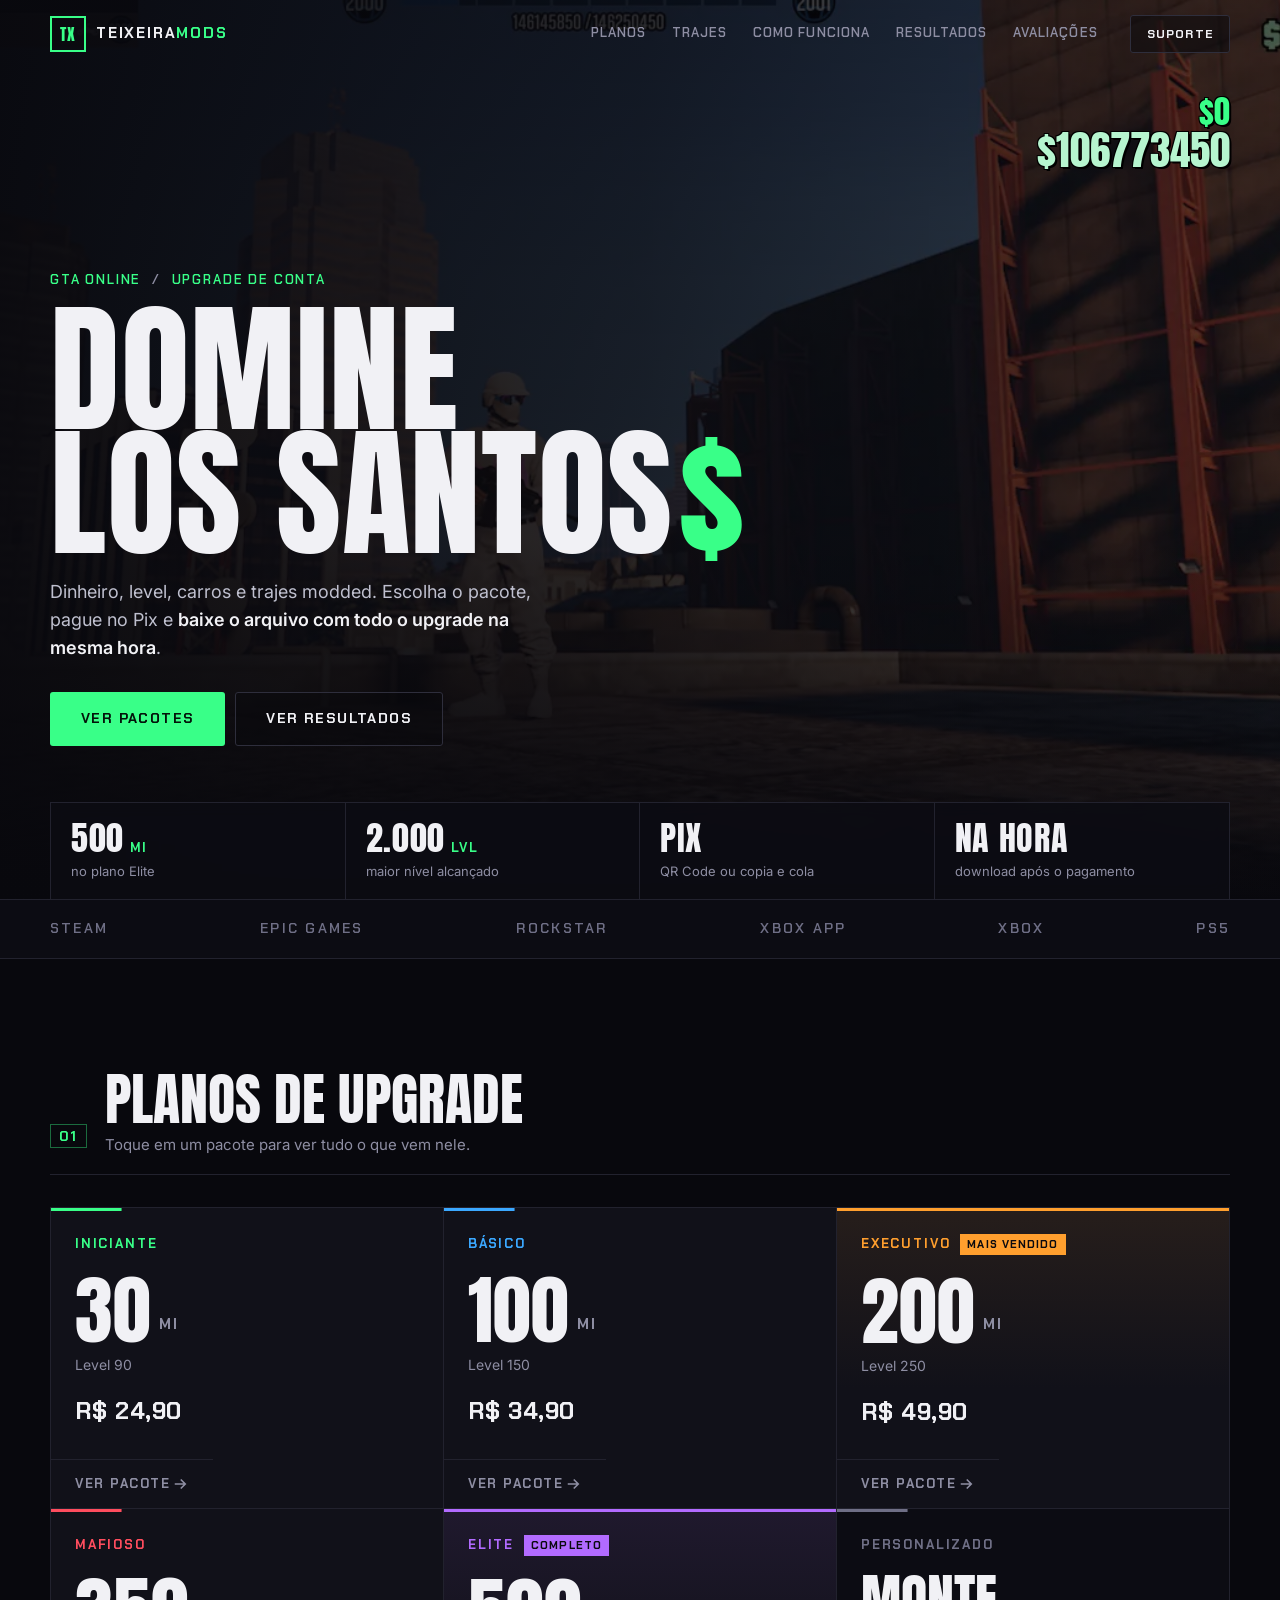
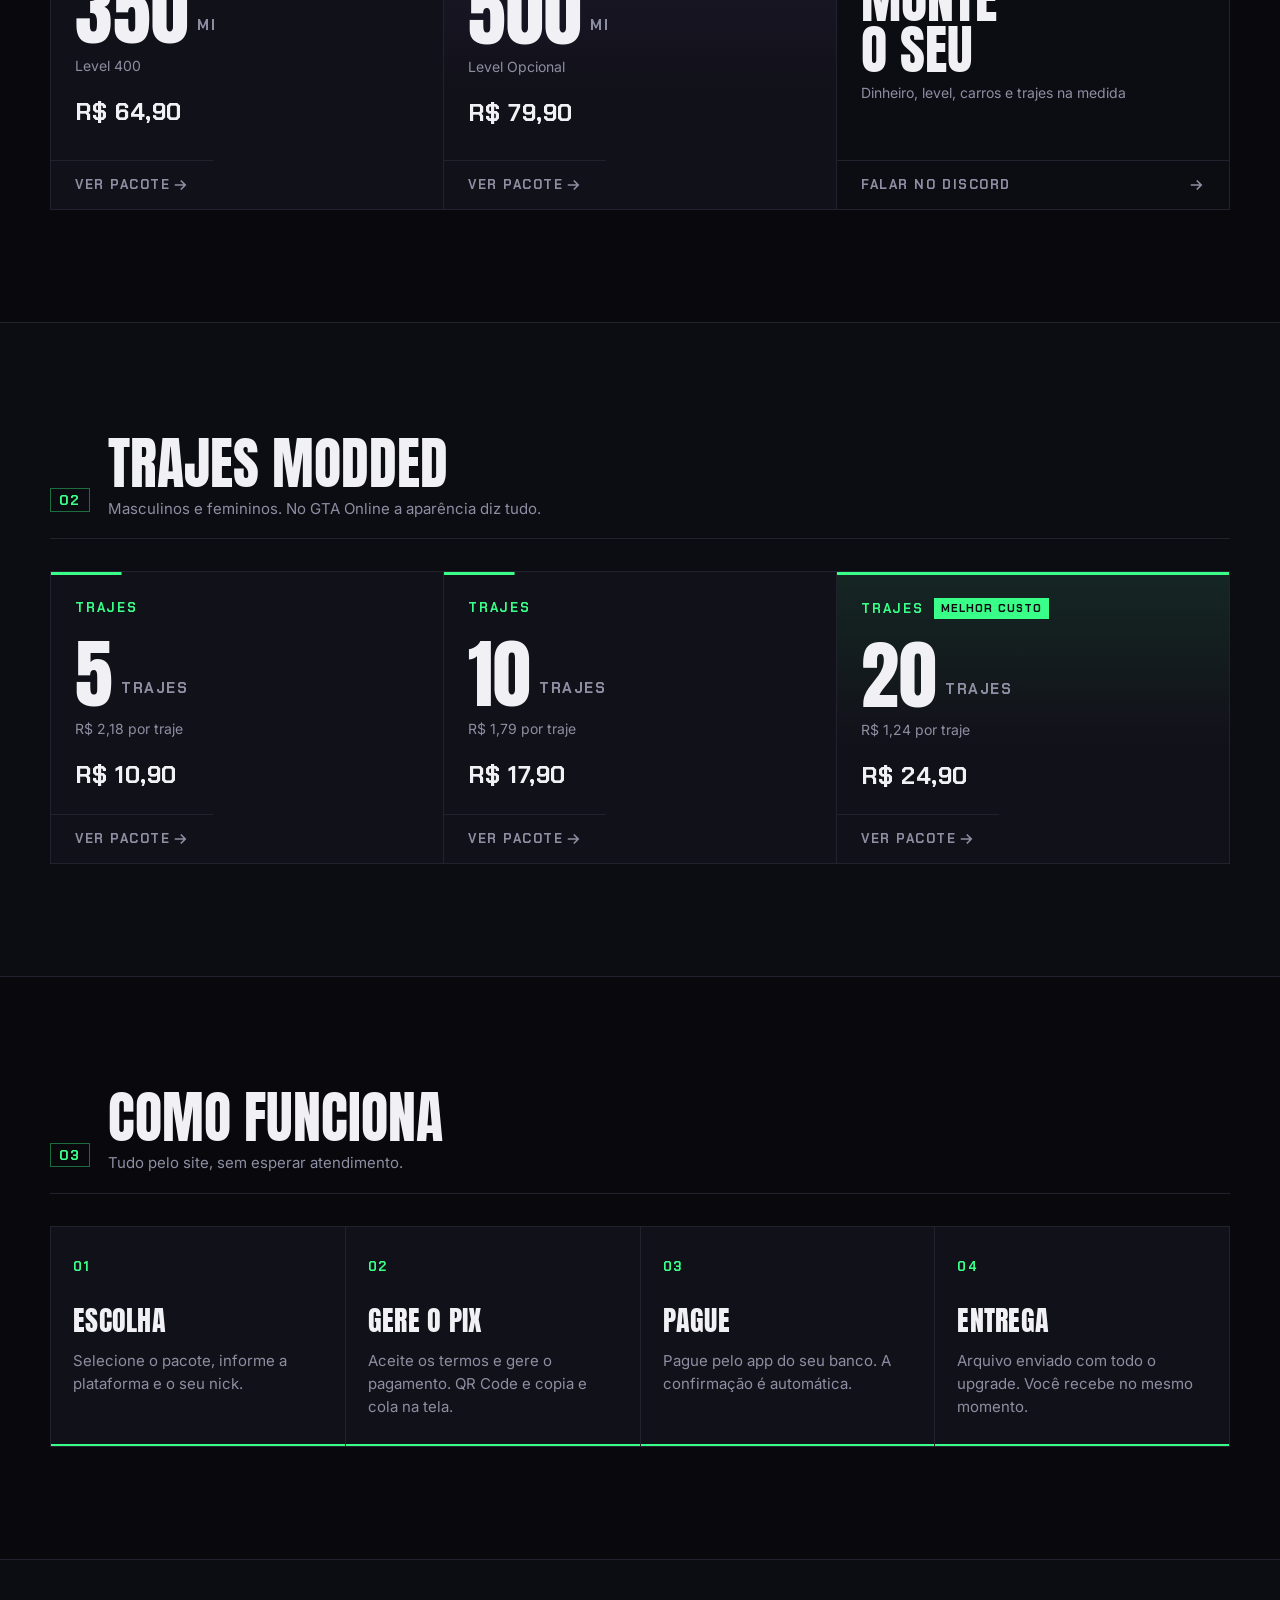
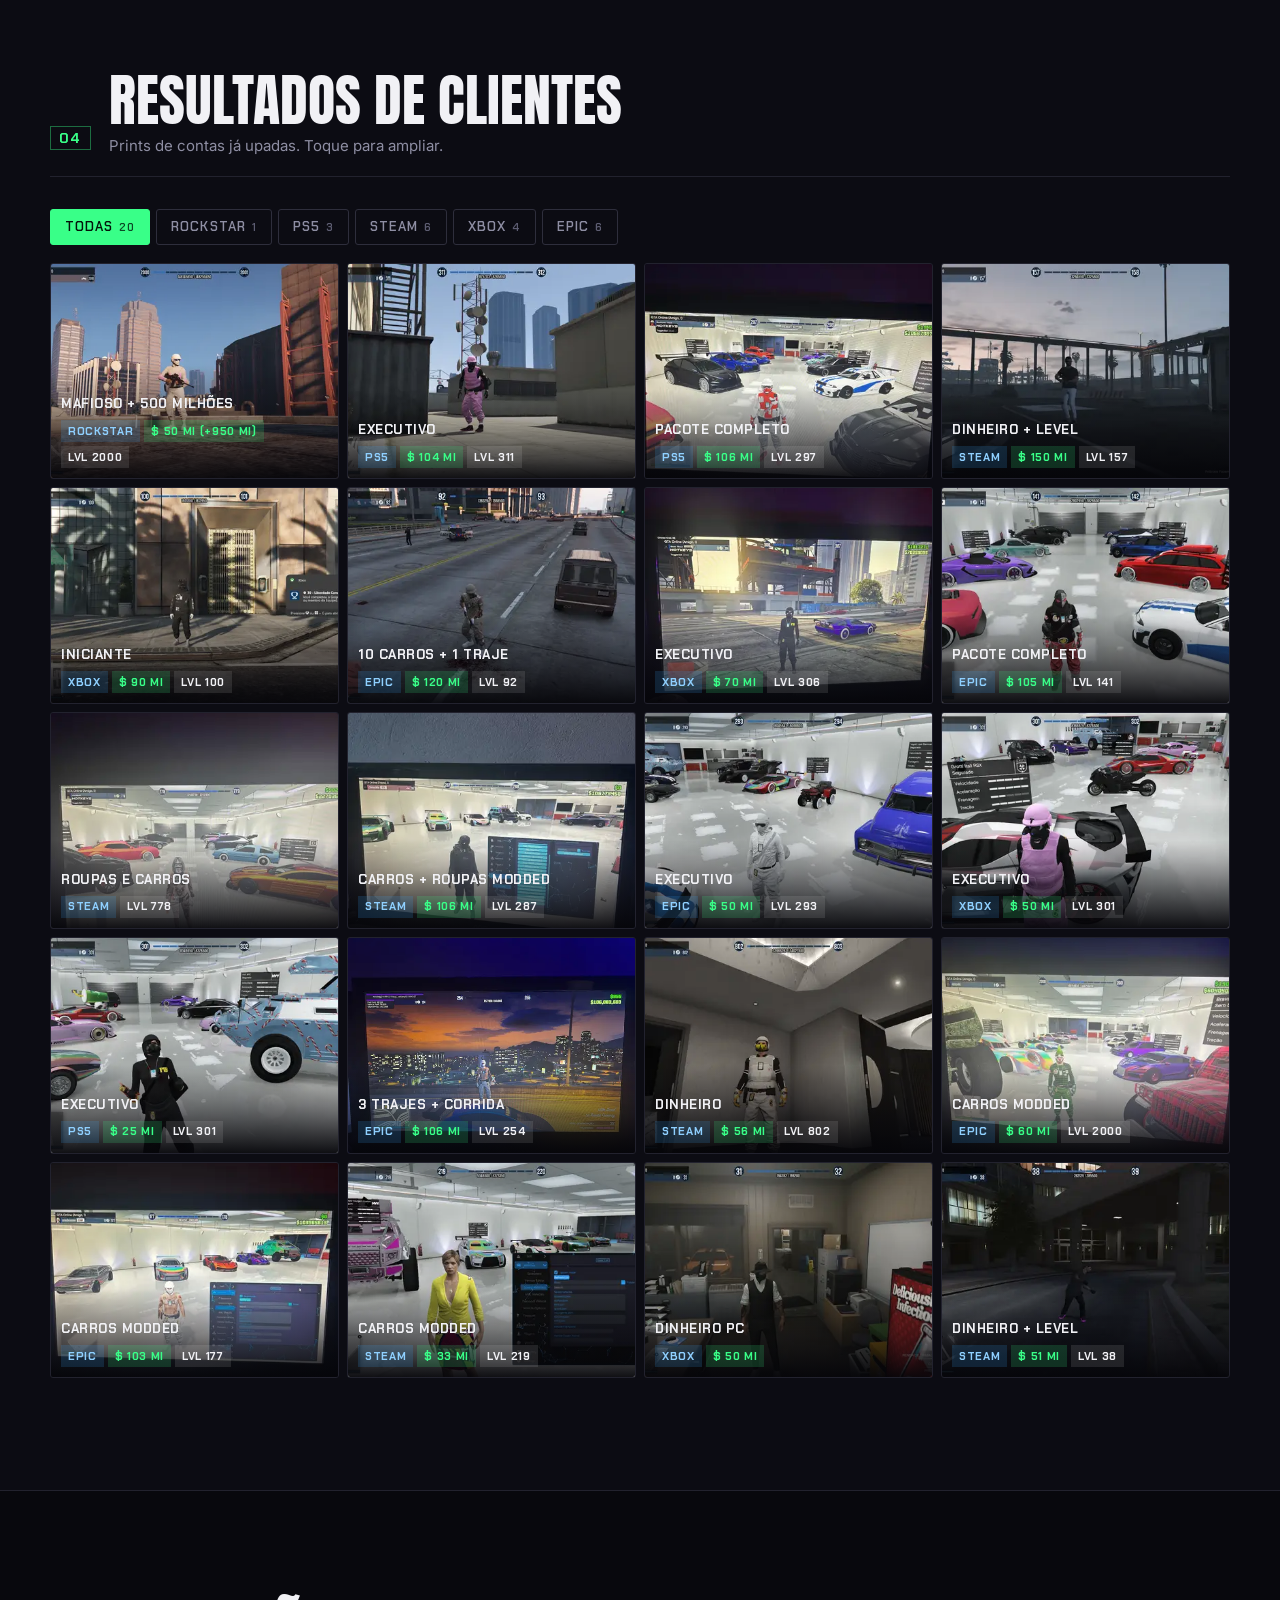
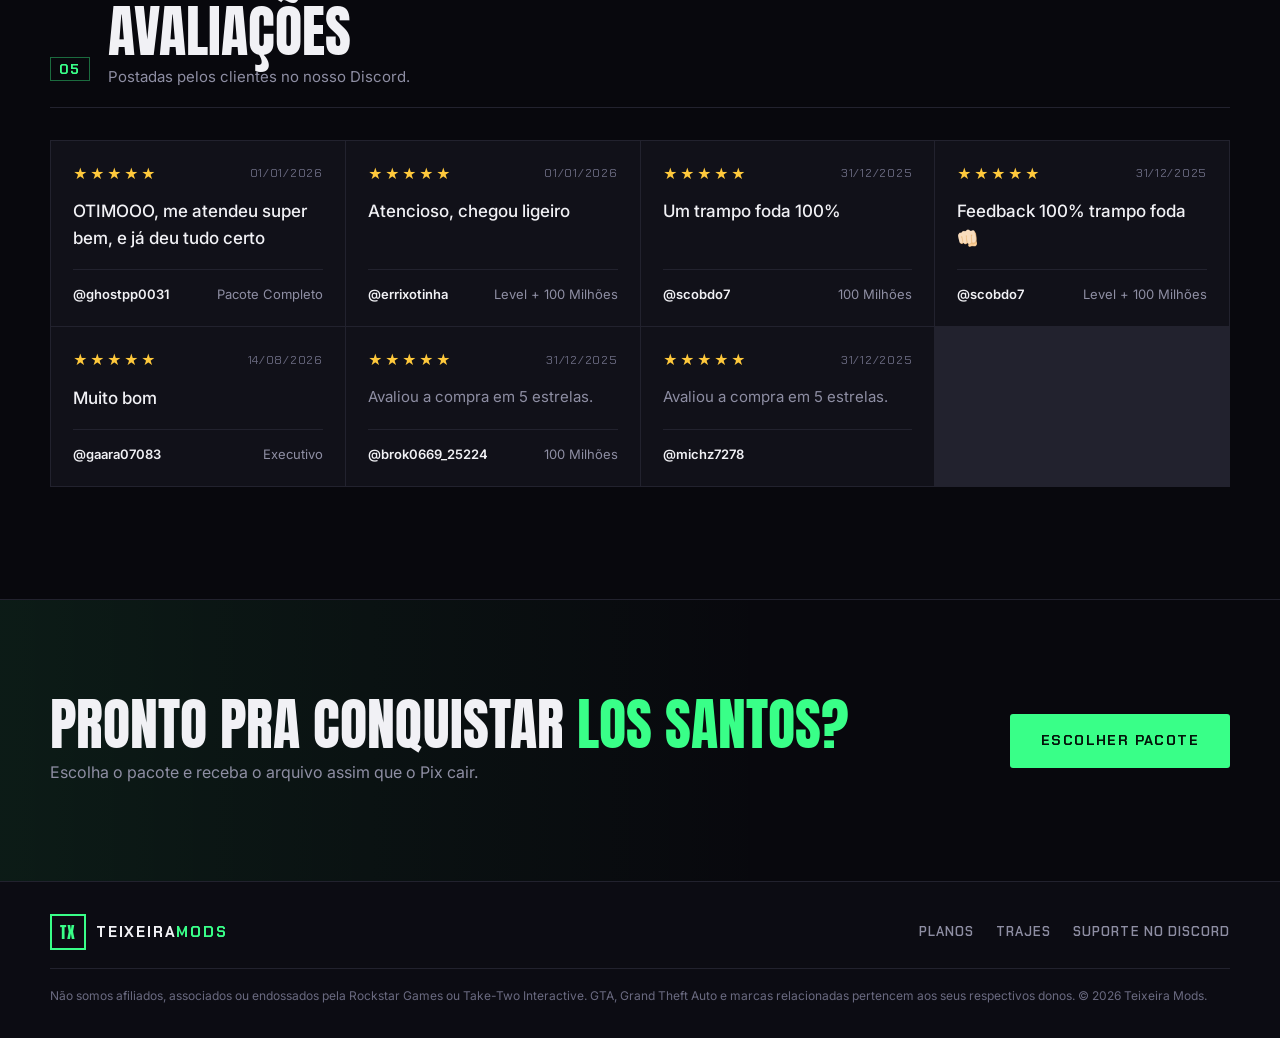
<file: index.html>
<!doctype html>
<html lang="pt-BR" class="no-js">
<head>
  <script>document.documentElement.className = "js";</script>
  <meta charset="utf-8" />
  <meta name="viewport" content="width=device-width, initial-scale=1, viewport-fit=cover" />
  <title>Teixeira Mods — Upgrade GTA Online</title>
  <meta name="description" content="Planos de upgrade para GTA Online: dinheiro, level, carros e trajes modded. Pague no Pix e baixe o arquivo com todo o upgrade na hora. Steam, Epic, Rockstar, Xbox e PS5." />
  <meta name="theme-color" content="#08080d" />
  <meta property="og:title" content="Teixeira Mods — Upgrade GTA Online" />
  <meta property="og:description" content="Dinheiro, level, carros e trajes modded. Pague no Pix e baixe o arquivo na hora." />
  <meta property="og:image" content="/assets/entregas/e23.webp" />
  <link rel="icon" href="data:image/svg+xml,%3Csvg xmlns='http://www.w3.org/2000/svg' viewBox='0 0 64 64'%3E%3Crect width='64' height='64' fill='%2308080d'/%3E%3Crect x='3' y='3' width='58' height='58' fill='none' stroke='%2339ff88' stroke-width='3'/%3E%3Ctext x='50%25' y='56%25' text-anchor='middle' dominant-baseline='middle' font-family='Arial Black' font-size='28' fill='%2339ff88'%3ETX%3C/text%3E%3C/svg%3E" />
  <link rel="preconnect" href="https://fonts.googleapis.com" />
  <link rel="preconnect" href="https://fonts.gstatic.com" crossorigin />
  <link href="https://fonts.googleapis.com/css2?family=Anton&family=Chakra+Petch:wght@500;600;700&family=Inter:wght@400;500;600;700&display=swap" rel="stylesheet" />
  <link rel="stylesheet" href="styles.css" />
</head>
<body>

  <!-- NAV -->
  <header class="nav" id="nav">
    <div class="container nav__inner">
      <a href="#topo" class="logo" aria-label="Teixeira Mods — início">
        <span class="logo__mark">TX</span>
        <span class="logo__text">TEIXEIRA<b>MODS</b></span>
      </a>
      <nav class="nav__links" aria-label="Principal">
        <a href="#planos">Planos</a>
        <a href="#trajes">Trajes</a>
        <a href="#como">Como funciona</a>
        <a href="#entregas">Resultados</a>
        <a href="#avaliacoes">Avaliações</a>
      </nav>
      <a class="btn btn--sm btn--line js-discord" href="#" target="_blank" rel="noopener">Suporte</a>
      <button class="nav__burger" aria-label="Abrir menu" aria-expanded="false"><span></span><span></span></button>
    </div>
  </header>

  <main id="topo">
    <!-- HERO -->
    <section class="hero">
      <div class="hero__bg" aria-hidden="true">
        <img src="assets/entregas/e23.webp" alt="" fetchpriority="high" />
      </div>
      <div class="container hero__inner">
        <p class="label reveal">GTA Online <i>/</i> Upgrade de conta</p>
        <h1 class="hero__title reveal">Domine<br />Los Santos<span class="money">$</span></h1>
        <p class="hero__sub reveal">Dinheiro, level, carros e trajes modded. Escolha o pacote, pague no Pix e <b>baixe o arquivo com todo o upgrade na mesma hora</b>.</p>
        <div class="hero__cta reveal">
          <a href="#planos" class="btn btn--primary btn--lg">Ver pacotes</a>
          <a href="#entregas" class="btn btn--line btn--lg">Ver resultados</a>
        </div>
      </div>
      <div class="hero__hud reveal" aria-hidden="true">
        <span class="hud__cash">$0</span>
        <span class="hud__bank">$<span class="count" data-to="106773450" data-fmt="plain">0</span></span>
      </div>
      <div class="container">
        <dl class="stats reveal">
          <div><dt><span class="count" data-to="500">0</span><small>MI</small></dt><dd>no plano Elite</dd></div>
          <div><dt><span class="count" data-to="2000">0</span><small>LVL</small></dt><dd>maior nível alcançado</dd></div>
          <div><dt>PIX</dt><dd>QR Code ou copia e cola</dd></div>
          <div><dt>NA HORA</dt><dd>download após o pagamento</dd></div>
        </dl>
      </div>
    </section>

    <!-- PLATAFORMAS -->
    <div class="platforms" aria-label="Plataformas">
      <div class="container platforms__inner">
        <span>Steam</span><span>Epic Games</span><span>Rockstar</span><span>Xbox App</span><span>Xbox</span><span>PS5</span>
      </div>
    </div>

    <!-- PLANOS -->
    <section class="section" id="planos">
      <div class="container">
        <header class="shead reveal">
          <span class="shead__idx">01</span>
          <div>
            <h2>Planos de upgrade</h2>
            <p>Toque em um pacote para ver tudo o que vem nele.</p>
          </div>
        </header>
        <div class="tiles" id="plans"></div>
      </div>
    </section>

    <!-- TRAJES -->
    <section class="section section--alt" id="trajes">
      <div class="container">
        <header class="shead reveal">
          <span class="shead__idx">02</span>
          <div>
            <h2>Trajes modded</h2>
            <p>Masculinos e femininos. No GTA Online a aparência diz tudo.</p>
          </div>
        </header>
        <div class="tiles tiles--3" id="outfits"></div>
      </div>
    </section>

    <!-- COMO FUNCIONA -->
    <section class="section" id="como">
      <div class="container">
        <header class="shead reveal">
          <span class="shead__idx">03</span>
          <div>
            <h2>Como funciona</h2>
            <p>Tudo pelo site, sem esperar atendimento.</p>
          </div>
        </header>
        <ol class="steps">
          <li class="step reveal"><span class="step__n">01</span><h3>Escolha</h3><p>Selecione o pacote, informe a plataforma e o seu nick.</p></li>
          <li class="step reveal"><span class="step__n">02</span><h3>Gere o Pix</h3><p>Aceite os termos e gere o pagamento. QR Code e copia e cola na tela.</p></li>
          <li class="step reveal"><span class="step__n">03</span><h3>Pague</h3><p>Pague pelo app do seu banco. A confirmação é automática.</p></li>
          <li class="step reveal"><span class="step__n">04</span><h3>Entrega</h3><p>Arquivo enviado com todo o upgrade. Você recebe no mesmo momento.</p></li>
        </ol>
      </div>
    </section>

    <!-- RESULTADOS -->
    <section class="section section--alt" id="entregas">
      <div class="container">
        <header class="shead reveal">
          <span class="shead__idx">04</span>
          <div>
            <h2>Resultados de clientes</h2>
            <p>Prints de contas já upadas. Toque para ampliar.</p>
          </div>
        </header>
        <div class="filters" role="tablist" aria-label="Filtrar por plataforma" id="filters"></div>
        <div class="gallery" id="gallery"></div>
      </div>
    </section>

    <!-- AVALIAÇÕES -->
    <section class="section" id="avaliacoes">
      <div class="container">
        <header class="shead reveal">
          <span class="shead__idx">05</span>
          <div>
            <h2>Avaliações</h2>
            <p>Postadas pelos clientes no nosso Discord.</p>
          </div>
        </header>
        <div class="reviews" id="reviews"></div>
      </div>
    </section>

    <!-- CTA -->
    <section class="cta">
      <div class="container cta__inner reveal">
        <div>
          <h2>Pronto pra conquistar <span>Los Santos?</span></h2>
          <p>Escolha o pacote e receba o arquivo assim que o Pix cair.</p>
        </div>
        <a href="#planos" class="btn btn--primary btn--lg">Escolher pacote</a>
      </div>
    </section>
  </main>

  <footer class="footer">
    <div class="container footer__inner">
      <a href="#topo" class="logo"><span class="logo__mark">TX</span><span class="logo__text">TEIXEIRA<b>MODS</b></span></a>
      <nav class="footer__links" aria-label="Rodapé">
        <a href="#planos">Planos</a><a href="#trajes">Trajes</a><a href="#" class="js-discord" target="_blank" rel="noopener">Suporte no Discord</a>
      </nav>
      <p class="footer__legal">Não somos afiliados, associados ou endossados pela Rockstar Games ou Take-Two Interactive. GTA, Grand Theft Auto e marcas relacionadas pertencem aos seus respectivos donos. © <span id="year"></span> Teixeira Mods.</p>
    </div>
  </footer>

  <!-- MODAL: PACOTE + CHECKOUT -->
  <div class="modal" id="orderModal" aria-hidden="true">
    <div class="modal__backdrop" data-close></div>
    <div class="modal__panel" role="dialog" aria-modal="true" aria-labelledby="orderTitle">
      <button class="modal__close" data-close aria-label="Fechar">×</button>

      <div class="order">
        <!-- lado esquerdo: o que vem no pacote -->
        <aside class="order__info" id="orderInfo">
          <p class="label" id="orderTier">—</p>
          <h3 id="orderTitle">—</h3>
          <p class="order__price" id="orderPrice"></p>
          <p class="order__desc" id="orderDesc"></p>
          <ul class="order__items" id="orderItems"></ul>
        </aside>

        <!-- lado direito: etapas de pagamento -->
        <div class="order__flow">
          <!-- 1. formulário -->
          <form class="pane is-active" data-pane="form" id="orderForm" novalidate>
            <p class="pane__title">Dados do pedido</p>
            <div class="field-row">
              <label class="field">
                <span>Plataforma</span>
                <select id="orderPlatform" required>
                  <option value="" disabled selected>Selecione</option>
                  <option>Steam</option><option>Epic Games</option><option>Rockstar Launcher</option>
                  <option>Xbox App (PC)</option><option>Xbox Series / One</option><option>PS5</option>
                </select>
              </label>
              <label class="field">
                <span>Seu nick</span>
                <input id="orderNick" type="text" maxlength="40" placeholder="Nick no jogo" autocomplete="off" required />
              </label>
            </div>
            <p class="field-group">Dados para o Pix</p>
            <label class="field">
              <span>Nome completo</span>
              <input id="orderName" type="text" maxlength="100" placeholder="Como no seu documento" autocomplete="name" required />
            </label>
            <div class="field-row">
              <label class="field">
                <span>E-mail</span>
                <input id="orderEmail" type="email" maxlength="120" placeholder="voce@email.com" autocomplete="email" inputmode="email" required />
              </label>
              <label class="field">
                <span>WhatsApp</span>
                <input id="orderPhone" type="tel" maxlength="15" placeholder="(11) 99999-9999" autocomplete="tel-national" inputmode="numeric" required />
              </label>
            </div>
            <label class="field">
              <span>CPF</span>
              <input id="orderCpf" type="text" maxlength="14" placeholder="000.000.000-00" inputmode="numeric" autocomplete="off" required />
            </label>
            <label class="accept">
              <input type="checkbox" id="orderAccept" />
              <span>Li e aceito os <button type="button" class="link" id="openTerms">termos de compra</button> e estou ciente de que a compra dá acesso a um arquivo digital com o upgrade.</span>
            </label>
            <p class="form__error" id="formError" role="alert"></p>
            <button class="btn btn--primary btn--lg btn--block" id="orderSend" type="submit" disabled>Gerar pagamento</button>
          </form>

          <!-- 2. pix -->
          <div class="pane" data-pane="pix" aria-live="polite">
            <p class="pane__title">Pague com Pix</p>
            <div class="pix">
              <div class="pix__qr" id="pixQr"><span class="spinner" aria-hidden="true"></span></div>
              <div class="pix__side">
                <p class="pix__amount" id="pixAmount"></p>
                <ol class="pix__how">
                  <li>Abra o app do seu banco</li>
                  <li>Escolha pagar com Pix</li>
                  <li>Escaneie o QR Code ou cole o código</li>
                </ol>
              </div>
            </div>
            <label class="field">
              <span>Pix copia e cola</span>
              <div class="copy">
                <input id="pixCode" type="text" readonly />
                <button type="button" class="btn btn--primary" id="pixCopy">Copiar</button>
              </div>
            </label>
            <div class="pix__status"><span class="spinner spinner--sm" aria-hidden="true"></span><span id="pixStatus">Aguardando pagamento…</span><span class="pix__timer" id="pixTimer"></span></div>
          </div>

          <!-- 3. pago -->
          <div class="pane" data-pane="paid">
            <div class="paid">
              <span class="paid__icon" aria-hidden="true">
                <svg viewBox="0 0 24 24" fill="none" stroke="currentColor" stroke-width="2.6" stroke-linecap="square"><path d="M4.5 12.5l5 5L19.5 7"/></svg>
              </span>
              <p class="pane__title">Pagamento confirmado</p>
              <p class="paid__text">Seu arquivo com todo o upgrade está pronto.</p>
              <a class="btn btn--primary btn--lg btn--block" id="downloadBtn" href="#" target="_blank" rel="noopener" download>Baixar arquivo</a>
              <p class="paid__hint">Guarde o link. Dúvidas? <a href="#" class="js-discord" target="_blank" rel="noopener">Suporte no Discord</a></p>
            </div>
          </div>

          <!-- erro / expirado -->
          <div class="pane" data-pane="error">
            <p class="pane__title" id="errorTitle">Não foi possível gerar o pagamento</p>
            <p class="paid__text" id="errorText">Tente novamente em instantes.</p>
            <button type="button" class="btn btn--line btn--block" id="retryBtn">Tentar de novo</button>
            <a href="#" class="btn btn--primary btn--block js-discord err__discord" target="_blank" rel="noopener">Chamar no Discord</a>
          </div>
        </div>
      </div>

      <!-- termos (sobrepõe a janela) -->
      <div class="termsbox" id="termsBox" role="dialog" aria-modal="true" aria-labelledby="termsTitle" hidden>
        <div class="termsbox__head">
          <p class="pane__title" id="termsTitle">Termos de compra</p>
          <button type="button" class="modal__close termsbox__close" id="closeTerms" aria-label="Fechar termos">×</button>
        </div>
        <div class="terms__body" tabindex="0">
          <h4>1. Objeto</h4>
          <p>A compra dá acesso a um arquivo digital com o upgrade do plano ou pacote escolhido, acompanhado das instruções para o próprio cliente aplicá-lo e continuar seu upgrade. A compra não corresponde à contratação de uma pessoa para operar a conta do cliente.</p>
          <h4>2. O que o cliente recebe</h4>
          <p>Após a confirmação do pagamento, o arquivo ou link de download é liberado no mesmo momento, na própria tela de compra. Os arquivos podem estar hospedados em serviços externos, como Google Drive ou equivalente.</p>
          <h4>3. Como funciona a compra</h4>
          <p>Escolha do produto, aceite destes termos, pagamento, confirmação da transação e liberação do arquivo. O simples envio do pedido não representa pagamento aprovado.</p>
          <h4>4. Pagamento</h4>
          <p>O pagamento é feito por Pix, no valor apresentado no momento da compra. Pagamentos pendentes, recusados, cancelados ou expirados mantêm o arquivo bloqueado até a regularização.</p>
          <h4>5. Natureza do produto e resultados</h4>
          <p>Os itens listados em cada plano descrevem o conteúdo do arquivo. A aplicação depende do próprio cliente, e o resultado pode variar conforme versão do GTA, plataforma, configurações e atualizações do jogo.</p>
          <h4>6. Riscos</h4>
          <p>O uso de modificações no GTA Online não é permitido pelos termos da Rockstar Games e pode resultar em reset ou banimento da conta. Ao comprar, o cliente declara estar ciente e assume esse risco.</p>
          <h4>7. Segurança dos dados</h4>
          <p>Nunca compartilhe senha, código de autenticação, token ou cookies de sessão. A loja não solicita essas informações para enviar o arquivo.</p>
          <p>Nome, e-mail, telefone e CPF informados na compra são usados apenas para gerar e identificar o pagamento Pix, e são compartilhados somente com o processador de pagamentos (CashinPay).</p>
          <h4>8. Uso pessoal</h4>
          <p>O arquivo é de uso pessoal do comprador. Não é permitido revender, redistribuir ou publicar o material.</p>
          <h4>9. Atualizações</h4>
          <p>Atualizações do jogo podem alterar menus, mecânicas ou procedimentos, e algumas instruções podem exigir adaptação.</p>
          <h4>10. Suporte</h4>
          <p>O suporte pelo Discord orienta sobre o acesso ao arquivo, o download e dúvidas sobre o conteúdo enviado.</p>
        </div>
        <div class="termsbox__foot">
          <button type="button" class="btn btn--line" id="backTerms">Voltar</button>
          <button type="button" class="btn btn--primary" id="acceptTerms">Li e aceito</button>
        </div>
      </div>
    </div>
  </div>

  <!-- LIGHTBOX -->
  <div class="lightbox" id="lightbox" aria-hidden="true">
    <button class="lightbox__close" data-lb-close aria-label="Fechar">×</button>
    <button class="lightbox__nav lightbox__prev" data-lb-prev aria-label="Anterior">‹</button>
    <figure>
      <img id="lbImg" alt="" />
      <figcaption id="lbCap"></figcaption>
    </figure>
    <button class="lightbox__nav lightbox__next" data-lb-next aria-label="Próxima">›</button>
  </div>

  <div class="toast" id="toast" role="status" aria-live="polite"></div>

  <script src="config.js"></script>
  <script src="pagamento.js"></script>
  <script src="script.js"></script>
</body>
</html>
</file>
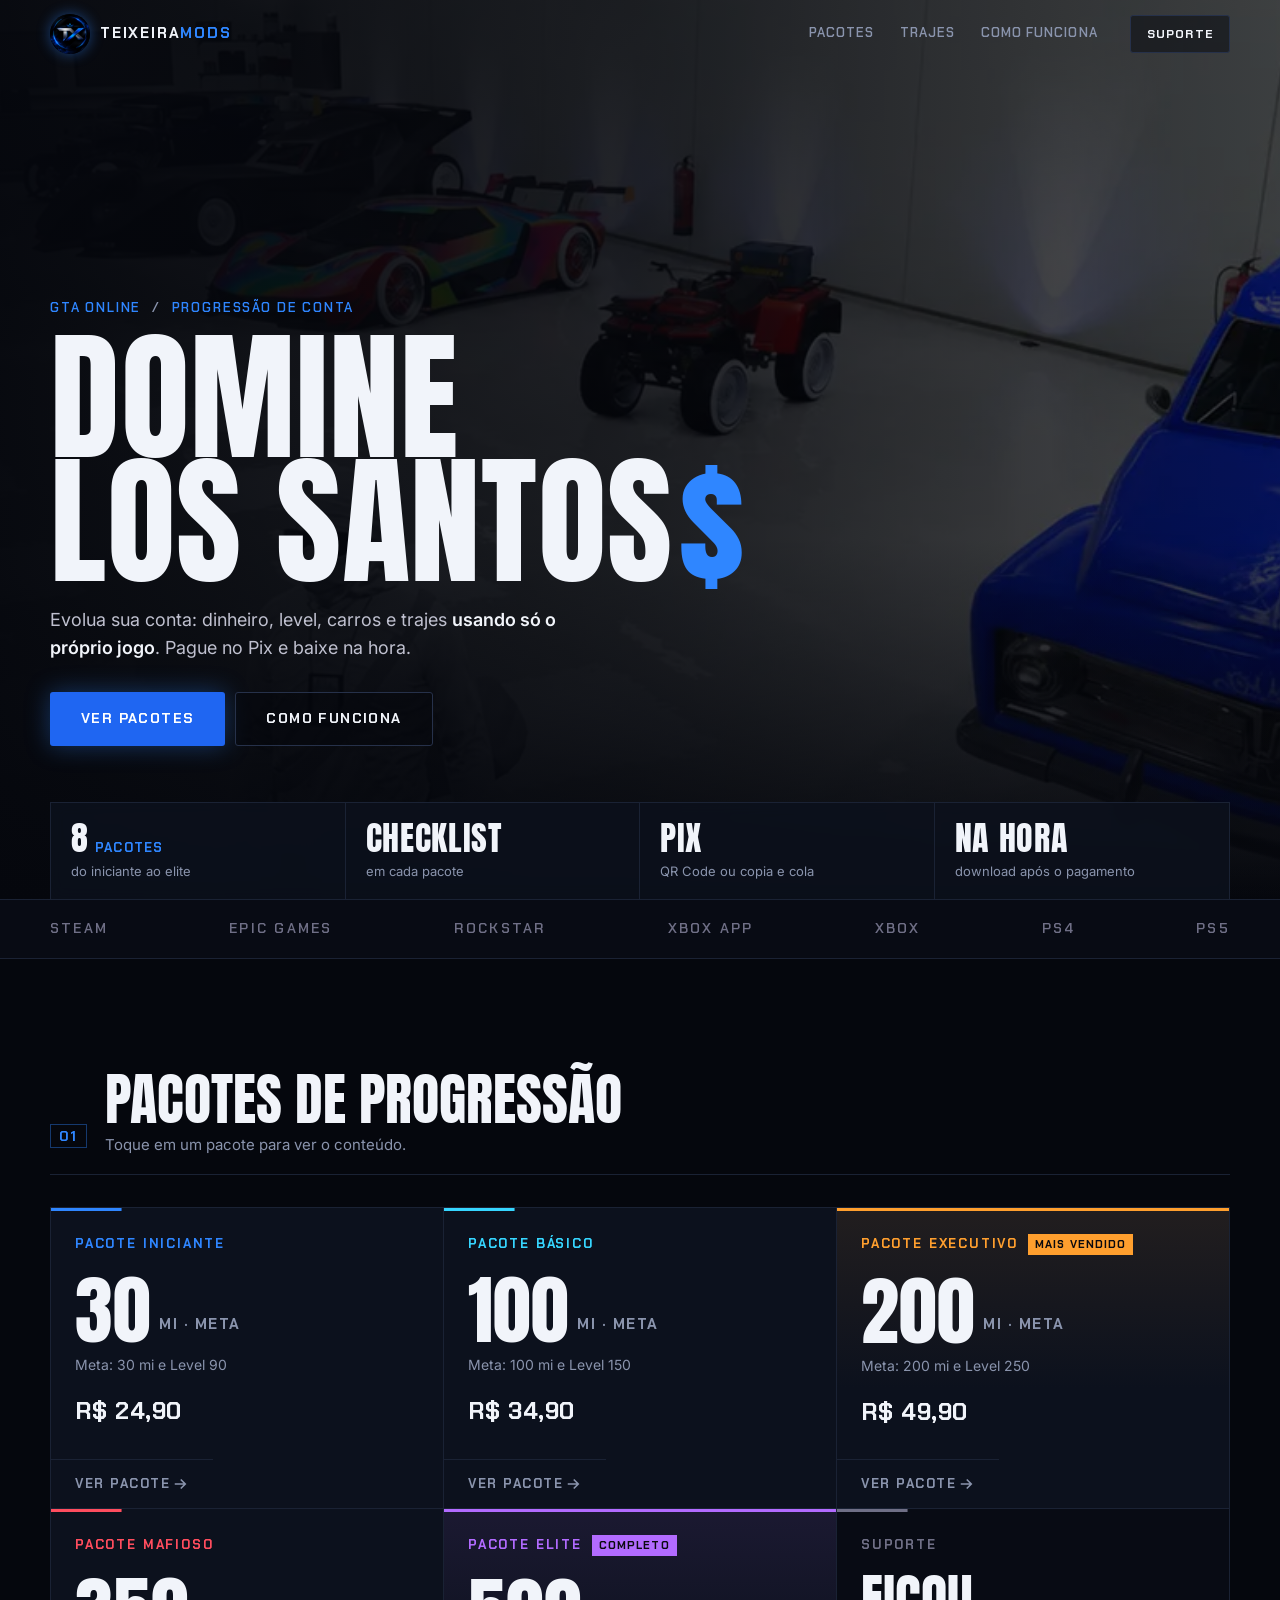
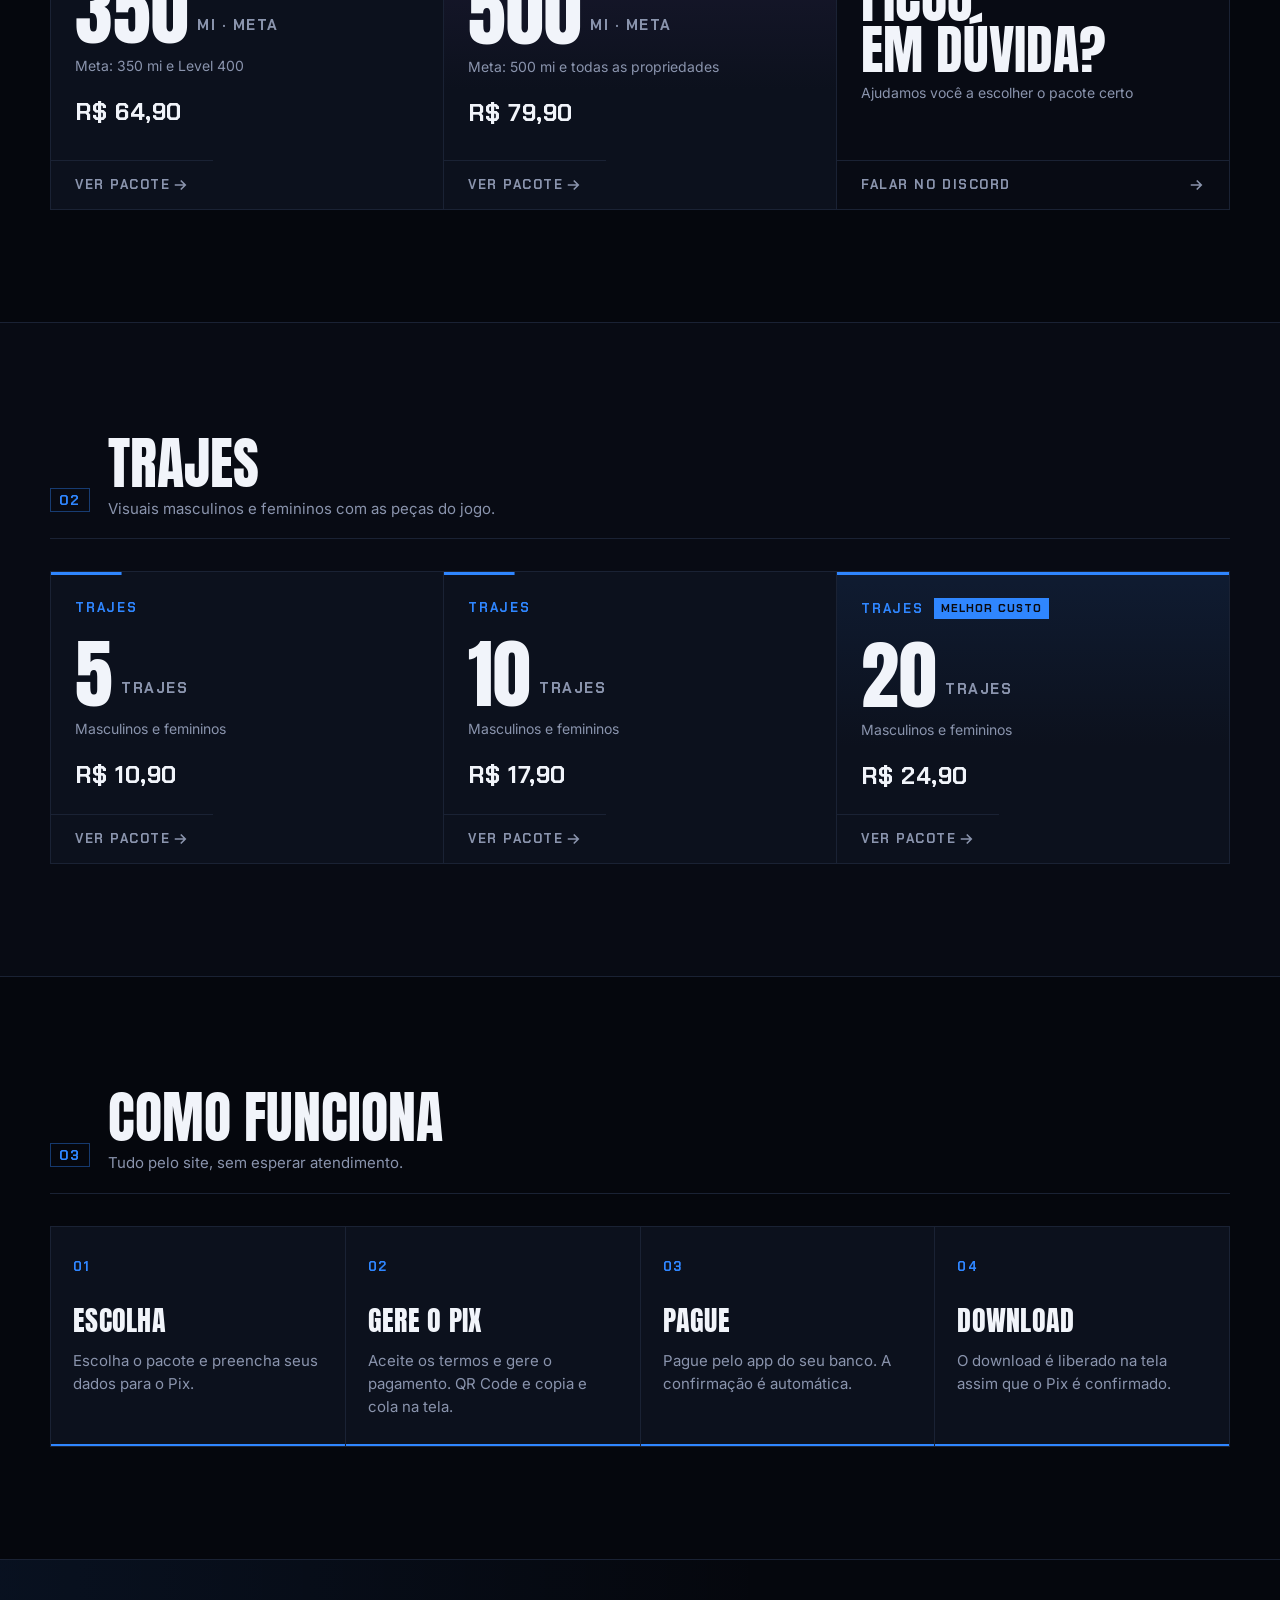
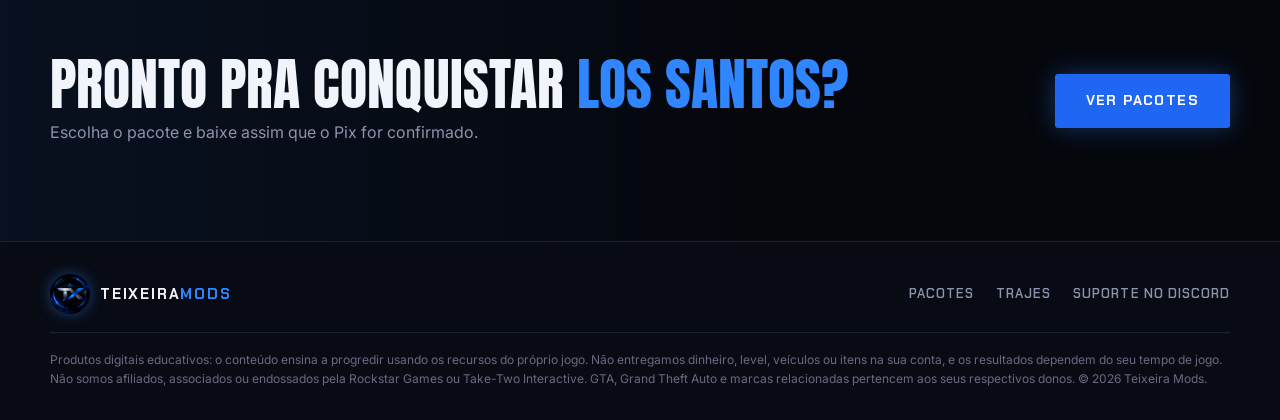
<file: public/index.html>
<!doctype html>
<html lang="pt-BR" class="no-js">
<head>
  <script>document.documentElement.className = "js";</script>
  <meta charset="utf-8" />
  <meta name="viewport" content="width=device-width, initial-scale=1, viewport-fit=cover" />
  <title>Teixeira Mods — GTA Online</title>
  <meta name="description" content="Progressão para GTA Online: dinheiro, level, carros e trajes, usando só o próprio jogo. Pague no Pix e baixe na hora." />
  <meta name="theme-color" content="#05070d" />
  <meta property="og:title" content="Teixeira Mods — GTA Online" />
  <meta property="og:image" content="/assets/logo-512.png" />
  <meta property="og:description" content="Progressão para GTA Online. Pague no Pix e baixe na hora." />
  <link rel="icon" type="image/png" sizes="32x32" href="/assets/logo-32.png" />
  <link rel="apple-touch-icon" href="/assets/logo-192.png" />
  <link rel="preconnect" href="https://fonts.googleapis.com" />
  <link rel="preconnect" href="https://fonts.gstatic.com" crossorigin />
  <link href="https://fonts.googleapis.com/css2?family=Anton&family=Chakra+Petch:wght@500;600;700&family=Inter:wght@400;500;600;700&display=swap" rel="stylesheet" />
  <link rel="stylesheet" href="styles.css" />
</head>
<body>

  <!-- NAV -->
  <header class="nav" id="nav">
    <div class="container nav__inner">
      <a href="#topo" class="logo" aria-label="Teixeira Mods — início">
        <img class="logo__img" src="assets/logo-96.png" width="40" height="40" alt="" />
        <span class="logo__text">TEIXEIRA<b>MODS</b></span>
      </a>
      <nav class="nav__links" aria-label="Principal">
        <a href="#planos">Pacotes</a>
        <a href="#trajes">Trajes</a>
        <a href="#como">Como funciona</a>
      </nav>
      <a class="btn btn--sm btn--line js-discord" href="#" target="_blank" rel="noopener">Suporte</a>
      <button class="nav__burger" aria-label="Abrir menu" aria-expanded="false"><span></span><span></span></button>
    </div>
  </header>

  <main id="topo">
    <!-- HERO -->
    <section class="hero">
      <div class="hero__bg" aria-hidden="true">
        <img src="assets/hero.webp" alt="" fetchpriority="high" />
      </div>
      <div class="container hero__inner">
        <p class="label reveal">GTA Online <i>/</i> Progressão de conta</p>
        <h1 class="hero__title reveal">Domine<br />Los Santos<span class="money">$</span></h1>
        <p class="hero__sub reveal">Evolua sua conta: dinheiro, level, carros e trajes <b>usando só o próprio jogo</b>. Pague no Pix e baixe na hora.</p>
        <div class="hero__cta reveal">
          <a href="#planos" class="btn btn--primary btn--lg">Ver pacotes</a>
          <a href="#como" class="btn btn--line btn--lg">Como funciona</a>
        </div>
      </div>
      <div class="container">
        <dl class="stats reveal">
          <div><dt><span class="count" data-to="8">0</span><small>PACOTES</small></dt><dd>do iniciante ao elite</dd></div>
          <div><dt>CHECKLIST</dt><dd>em cada pacote</dd></div>
          <div><dt>PIX</dt><dd>QR Code ou copia e cola</dd></div>
          <div><dt>NA HORA</dt><dd>download após o pagamento</dd></div>
        </dl>
      </div>
    </section>

    <!-- PLATAFORMAS -->
    <div class="platforms" aria-label="Plataformas">
      <div class="container platforms__inner">
        <span>Steam</span><span>Epic Games</span><span>Rockstar</span><span>Xbox App</span><span>Xbox</span><span>PS4</span><span>PS5</span>
      </div>
    </div>

    <!-- PLANOS -->
    <section class="section" id="planos">
      <div class="container">
        <header class="shead reveal">
          <span class="shead__idx">01</span>
          <div>
            <h2>Pacotes de progressão</h2>
            <p>Toque em um pacote para ver o conteúdo.</p>
          </div>
        </header>
        <div class="tiles" id="plans"></div>
      </div>
    </section>

    <!-- TRAJES -->
    <section class="section section--alt" id="trajes">
      <div class="container">
        <header class="shead reveal">
          <span class="shead__idx">02</span>
          <div>
            <h2>Trajes</h2>
            <p>Visuais masculinos e femininos com as peças do jogo.</p>
          </div>
        </header>
        <div class="tiles tiles--3" id="outfits"></div>
      </div>
    </section>

    <!-- COMO FUNCIONA -->
    <section class="section" id="como">
      <div class="container">
        <header class="shead reveal">
          <span class="shead__idx">03</span>
          <div>
            <h2>Como funciona</h2>
            <p>Tudo pelo site, sem esperar atendimento.</p>
          </div>
        </header>
        <ol class="steps">
          <li class="step reveal"><span class="step__n">01</span><h3>Escolha</h3><p>Escolha o pacote e preencha seus dados para o Pix.</p></li>
          <li class="step reveal"><span class="step__n">02</span><h3>Gere o Pix</h3><p>Aceite os termos e gere o pagamento. QR Code e copia e cola na tela.</p></li>
          <li class="step reveal"><span class="step__n">03</span><h3>Pague</h3><p>Pague pelo app do seu banco. A confirmação é automática.</p></li>
          <li class="step reveal"><span class="step__n">04</span><h3>Download</h3><p>O download é liberado na tela assim que o Pix é confirmado.</p></li>
        </ol>
      </div>
    </section>

    <!-- CTA -->
    <section class="cta">
      <div class="container cta__inner reveal">
        <div>
          <h2>Pronto pra conquistar <span>Los Santos?</span></h2>
          <p>Escolha o pacote e baixe assim que o Pix for confirmado.</p>
        </div>
        <a href="#planos" class="btn btn--primary btn--lg">Ver pacotes</a>
      </div>
    </section>
  </main>

  <footer class="footer">
    <div class="container footer__inner">
      <a href="#topo" class="logo"><img class="logo__img" src="assets/logo-96.png" width="40" height="40" alt="" /><span class="logo__text">TEIXEIRA<b>MODS</b></span></a>
      <nav class="footer__links" aria-label="Rodapé">
        <a href="#planos">Pacotes</a><a href="#trajes">Trajes</a><a href="#" class="js-discord" target="_blank" rel="noopener">Suporte no Discord</a>
      </nav>
      <p class="footer__legal">Produtos digitais educativos: o conteúdo ensina a progredir usando os recursos do próprio jogo. Não entregamos dinheiro, level, veículos ou itens na sua conta, e os resultados dependem do seu tempo de jogo. Não somos afiliados, associados ou endossados pela Rockstar Games ou Take-Two Interactive. GTA, Grand Theft Auto e marcas relacionadas pertencem aos seus respectivos donos. © <span id="year"></span> Teixeira Mods.</p>
    </div>
  </footer>

  <!-- MODAL: PACOTE + CHECKOUT -->
  <div class="modal" id="orderModal" aria-hidden="true">
    <div class="modal__backdrop" data-close></div>
    <div class="modal__panel" role="dialog" aria-modal="true" aria-labelledby="orderTitle">
      <button class="modal__close" data-close aria-label="Fechar">×</button>

      <div class="order">
        <!-- lado esquerdo: o que vem no pacote -->
        <aside class="order__info" id="orderInfo">
          <p class="label" id="orderTier">—</p>
          <h3 id="orderTitle">—</h3>
          <p class="order__price" id="orderPrice"></p>
          <p class="order__desc" id="orderDesc"></p>
          <p class="order__note">Guia digital em PDF. Nada é entregue na sua conta.</p>
          <ul class="order__items" id="orderItems"></ul>
        </aside>

        <!-- lado direito: etapas de pagamento -->
        <div class="order__flow">
          <!-- 1. formulário -->
          <form class="pane is-active" data-pane="form" id="orderForm" novalidate>
            <p class="pane__title">Dados do pedido</p>
            <div class="field-row">
              <label class="field">
                <span>Plataforma</span>
                <select id="orderPlatform" required>
                  <option value="" disabled selected>Selecione</option>
                  <option>Steam</option><option>Epic Games</option><option>Rockstar Launcher</option>
                  <option>Xbox App (PC)</option><option>Xbox Series / One</option><option>PS4</option><option>PS5</option>
                </select>
              </label>
              <label class="field">
                <span>Seu nick</span>
                <input id="orderNick" type="text" maxlength="40" placeholder="Nick no jogo" autocomplete="off" required />
              </label>
            </div>
            <p class="field-group">Dados para o Pix</p>
            <label class="field">
              <span>Nome completo</span>
              <input id="orderName" type="text" maxlength="100" placeholder="Como no seu documento" autocomplete="name" required />
            </label>
            <div class="field-row">
              <label class="field">
                <span>E-mail</span>
                <input id="orderEmail" type="email" maxlength="120" placeholder="voce@email.com" autocomplete="email" inputmode="email" required />
              </label>
              <label class="field">
                <span>WhatsApp</span>
                <input id="orderPhone" type="tel" maxlength="15" placeholder="(11) 99999-9999" autocomplete="tel-national" inputmode="numeric" required />
              </label>
            </div>
            <label class="field">
              <span>CPF</span>
              <input id="orderCpf" type="text" maxlength="14" placeholder="000.000.000-00" inputmode="numeric" autocomplete="off" required />
            </label>
            <div class="field cupom">
              <span>Cupom de desconto</span>
              <div class="copy">
                <input id="orderCupom" type="text" maxlength="20" placeholder="Tem um cupom?" autocomplete="off" autocapitalize="characters" />
                <button type="button" class="btn btn--line" id="orderCupomBtn">Aplicar</button>
              </div>
              <p class="cupom__msg" id="orderCupomMsg" role="status"></p>
            </div>
            <label class="accept accept--addon">
              <input type="checkbox" id="orderAddon" />
              <span>Adicional <b id="orderAddonPrice"></b></span>
            </label>
            <label class="accept">
              <input type="checkbox" id="orderAccept" />
              <span>Li e aceito os <button type="button" class="link" id="openTerms">termos de compra</button>.</span>
            </label>
            <p class="form__error" id="formError" role="alert"></p>
            <button class="btn btn--primary btn--lg btn--block" id="orderSend" type="submit" disabled>Gerar pagamento</button>
          </form>

          <!-- 2. pix -->
          <div class="pane" data-pane="pix" aria-live="polite">
            <p class="pane__title">Pague com Pix</p>
            <div class="pix">
              <div class="pix__qr" id="pixQr"><span class="spinner" aria-hidden="true"></span></div>
              <div class="pix__side">
                <p class="pix__amount" id="pixAmount"></p>
                <ol class="pix__how">
                  <li>Abra o app do seu banco</li>
                  <li>Escolha pagar com Pix</li>
                  <li>Escaneie o QR Code ou cole o código</li>
                </ol>
              </div>
            </div>
            <label class="field">
              <span>Pix copia e cola</span>
              <div class="copy">
                <input id="pixCode" type="text" readonly />
                <button type="button" class="btn btn--primary" id="pixCopy">Copiar</button>
              </div>
            </label>
            <div class="pix__status"><span class="spinner spinner--sm" aria-hidden="true"></span><span id="pixStatus">Aguardando pagamento…</span><span class="pix__timer" id="pixTimer"></span></div>
          </div>

          <!-- erro / expirado -->
          <div class="pane" data-pane="error">
            <p class="pane__title" id="errorTitle">Não foi possível gerar o pagamento</p>
            <p class="paid__text" id="errorText">Tente novamente em instantes.</p>
            <button type="button" class="btn btn--line btn--block" id="retryBtn">Tentar de novo</button>
            <a href="#" class="btn btn--primary btn--block js-discord err__discord" target="_blank" rel="noopener">Chamar no Discord</a>
          </div>
        </div>
      </div>

      <!-- termos (sobrepõe a janela) -->
      <div class="termsbox" id="termsBox" role="dialog" aria-modal="true" aria-labelledby="termsTitle" hidden>
        <div class="termsbox__head">
          <p class="pane__title" id="termsTitle">Termos de compra</p>
          <button type="button" class="modal__close termsbox__close" id="closeTerms" aria-label="Fechar termos">×</button>
        </div>
        <div class="terms__body" tabindex="0">
          <h4>1. Objeto</h4>
          <p>A compra dá acesso a um guia digital em PDF sobre progressão e personalização no GTA Online, correspondente ao pacote escolhido. O guia ensina o próprio cliente a progredir usando apenas atividades, menus e recursos oficiais do jogo.</p>
          <p>Cada item listado no pacote (dinheiro, level, empresas, propriedades, carros, trajes, corrida etc.) corresponde a um capítulo do guia com a rota e o passo a passo de como juntar, comprar ou montar aquilo dentro do jogo.</p>
          <h4>2. O que não está incluído</h4>
          <p>Não entregamos dinheiro (GTA$), level/RP, veículos, roupas, propriedades, desbloqueios ou qualquer item na conta do cliente, e não acessamos nem operamos a conta. Valores como 30, 100, 200, 350 ou 500 milhões e levels citados nos pacotes são <b>metas de progressão</b> que o guia ajuda a buscar, não resultados garantidos.</p>
          <h4>3. Resultados</h4>
          <p>O tempo para atingir cada meta depende do tempo de jogo, do conteúdo liberado na conta, de eventos e bônus oficiais e de atualizações feitas pela desenvolvedora. Não há garantia de prazo ou de resultado.</p>
          <h4>4. Entrega</h4>
          <p>Após a confirmação do pagamento, o download do PDF é liberado no mesmo momento, na própria tela de compra. Em pacotes personalizados, o conteúdo é o descrito na página do pedido; quando o guia é preparado sob medida, ele é enviado pelo suporte no Discord.</p>
          <h4>5. Pagamento</h4>
          <p>O pagamento é feito por Pix, no valor apresentado no momento da compra, processado pela PagueZy. Pagamentos pendentes, cancelados ou expirados mantêm o download bloqueado.</p>
          <h4>6. Direito de arrependimento</h4>
          <p>Conforme o art. 49 do Código de Defesa do Consumidor, o cliente pode desistir da compra em até 7 dias a contar do pagamento, solicitando o reembolso pelo nosso suporte.</p>
          <h4>7. Dados pessoais</h4>
          <p>Nome, e-mail, telefone e CPF informados na compra são usados apenas para gerar e identificar o pagamento Pix e são compartilhados somente com o processador de pagamentos (PagueZy), conforme a LGPD. Nunca solicitamos senha, código de autenticação ou acesso à sua conta do jogo.</p>
          <h4>8. Uso pessoal</h4>
          <p>O guia é de uso pessoal do comprador. Não é permitido revender, redistribuir ou publicar o material.</p>
          <h4>9. Atualizações do jogo</h4>
          <p>Atualizações podem alterar menus, preços, atividades ou procedimentos, e algumas instruções podem exigir adaptação.</p>
          <h4>10. Marcas</h4>
          <p>Não temos vínculo com a Rockstar Games ou a Take-Two Interactive. GTA e marcas relacionadas pertencem aos seus respectivos donos.</p>
          <h4>11. Suporte</h4>
          <p>O suporte pelo Discord atende dúvidas sobre o pagamento, o download, o conteúdo do guia e pedidos de reembolso.</p>
          <h4>12. Adicional de suporte</h4>
          <p>O adicional de R$ 15,00 é opcional e pode ser marcado na tela de compra, somando-se ao valor do pacote. Ele dá direito a suporte individual pelo Discord para clientes que estão começando com uma conta do zero: orientação para criar a conta e o personagem e para aplicar o guia desde o início. O atendimento é feito por mensagens; não acessamos, operamos nem recebemos senha da conta do cliente. O adicional segue as mesmas regras de arrependimento e reembolso do item 6.</p>
        </div>
        <div class="termsbox__foot">
          <button type="button" class="btn btn--line" id="backTerms">Voltar</button>
          <button type="button" class="btn btn--primary" id="acceptTerms">Li e aceito</button>
        </div>
      </div>
    </div>
  </div>

  <!-- popup de download (abre quando o Pix é confirmado) -->
  <div class="modal modal--dl" id="dlModal" aria-hidden="true">
    <div class="modal__backdrop" data-close></div>
    <div class="modal__panel" role="dialog" aria-modal="true" aria-labelledby="dlTitle">
      <button class="modal__close" data-close aria-label="Fechar">×</button>
      <div class="paid">
        <span class="paid__icon" aria-hidden="true">
          <svg viewBox="0 0 24 24" fill="none" stroke="currentColor" stroke-width="2.6" stroke-linecap="square"><path d="M4.5 12.5l5 5L19.5 7"/></svg>
        </span>
        <p class="pane__title" id="dlTitle">Pagamento confirmado</p>
        <p class="label dl__produto" id="dlProduto"></p>
        <p class="paid__text" id="dlText">Seu arquivo está pronto para download.</p>
        <a class="btn btn--primary btn--lg btn--block" id="dlBtn" href="#" target="_blank" rel="noopener" download>Baixar arquivo</a>
        <a class="btn btn--primary btn--lg btn--block js-discord" id="dlSuporte" href="#" target="_blank" rel="noopener" hidden>Chamar no Discord</a>
        <p class="paid__hint">Dúvidas? <a href="#" class="js-discord" target="_blank" rel="noopener">Suporte no Discord</a></p>
      </div>
    </div>
  </div>

  <div class="toast" id="toast" role="status" aria-live="polite"></div>

  <script src="config.js"></script>
  <script src="pagamento.js"></script>
  <script src="script.js"></script>
</body>
</html>
</file>
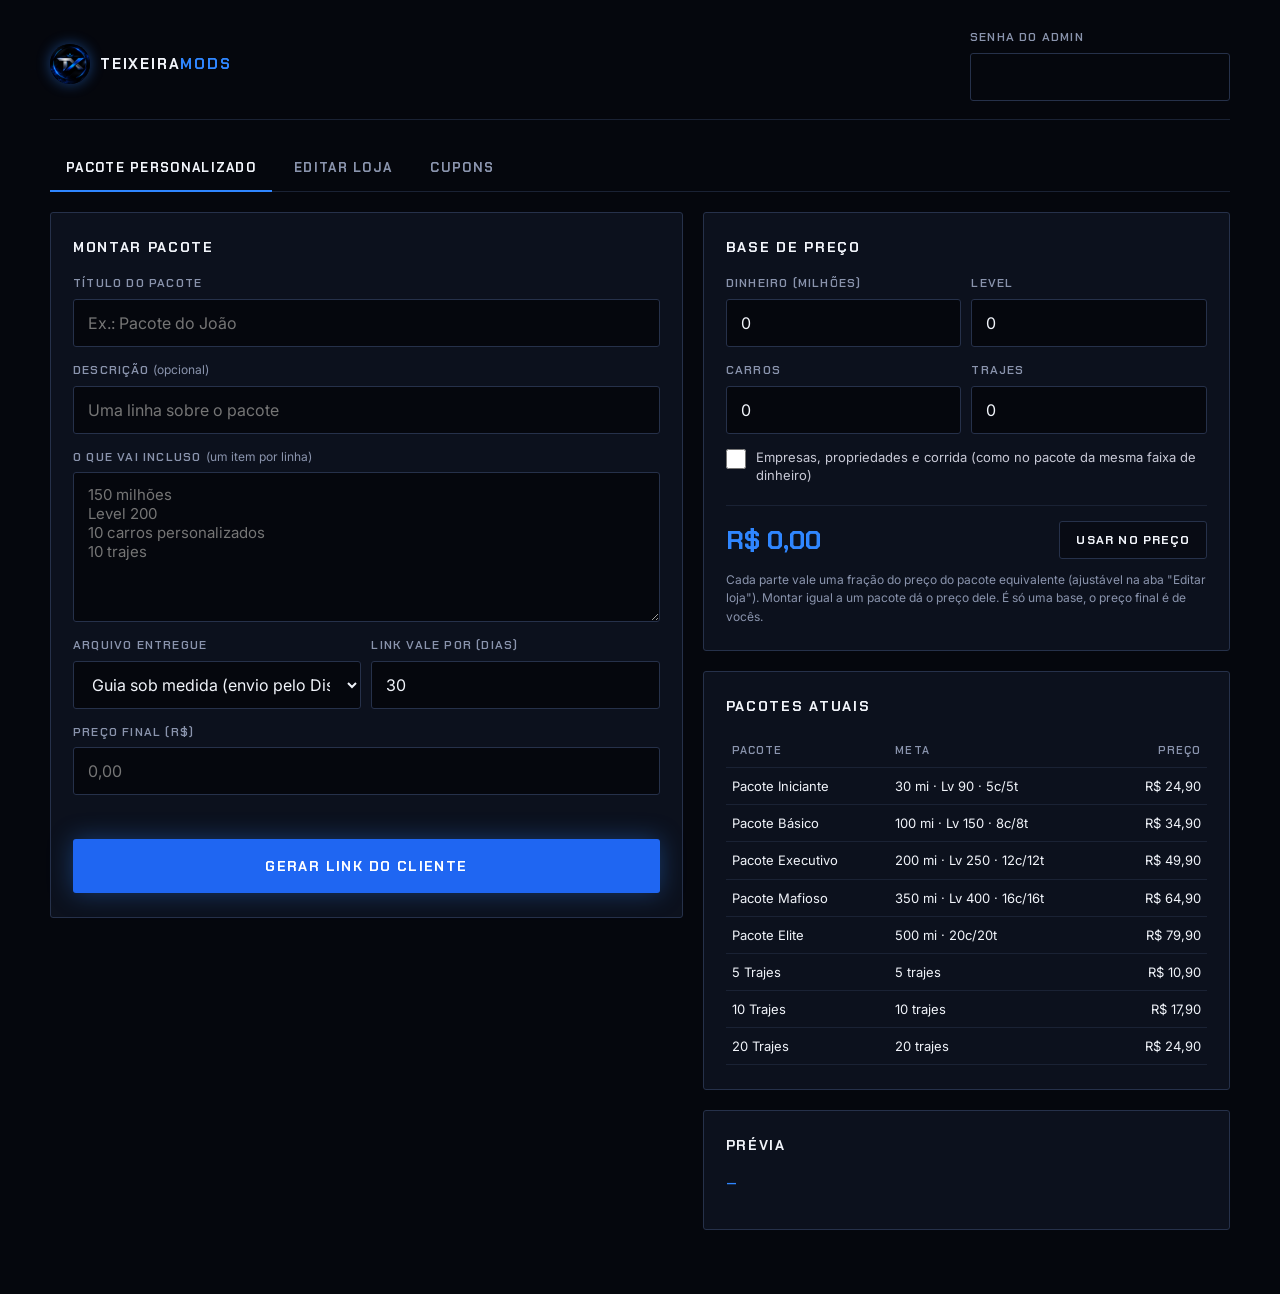
<file: public/admin.html>
<!doctype html>
<html lang="pt-BR">
<head>
  <meta charset="utf-8" />
  <meta name="viewport" content="width=device-width, initial-scale=1, viewport-fit=cover" />
  <meta name="robots" content="noindex, nofollow" />
  <title>Admin — Teixeira Mods</title>
  <meta name="theme-color" content="#05070d" />
  <link rel="icon" type="image/png" sizes="32x32" href="/assets/logo-32.png" />
  <link rel="preconnect" href="https://fonts.googleapis.com" />
  <link rel="preconnect" href="https://fonts.gstatic.com" crossorigin />
  <link href="https://fonts.googleapis.com/css2?family=Anton&family=Chakra+Petch:wght@500;600;700&family=Inter:wght@400;500;600;700&display=swap" rel="stylesheet" />
  <link rel="stylesheet" href="styles.css" />
  <style>
    .adm { padding: 28px 0 64px; }
    .adm__head { display: flex; align-items: center; justify-content: space-between; gap: 12px; margin-bottom: 26px; padding-bottom: 18px; border-bottom: 1px solid var(--line); }
    .adm__head h1 { margin: 0; font-family: var(--tech); font-size: 15px; letter-spacing: .12em; text-transform: uppercase; }
    .adm__grid { display: grid; grid-template-columns: 1.2fr 1fr; gap: 20px; align-items: start; }
    .box { padding: 24px 22px; background: var(--surface); border: 1px solid var(--line-2); border-radius: var(--r); }
    .box + .box { margin-top: 20px; }
    .box h2 { margin: 0 0 16px; font-family: var(--tech); font-size: 14px; letter-spacing: .12em; text-transform: uppercase; }
    .field textarea { width: 100%; min-height: 150px; padding: 12px 14px; border-radius: var(--r); border: 1px solid var(--line-2); background: var(--bg); color: var(--text); font-family: var(--body); font-size: 15px; letter-spacing: 0; text-transform: none; resize: vertical; }
    .field textarea:focus { outline: none; border-color: var(--money); }
    .field small { font-family: var(--body); font-size: 12px; letter-spacing: 0; text-transform: none; color: var(--muted); font-weight: 400; }
    .ref { width: 100%; border-collapse: collapse; font-size: 13px; }
    .ref th, .ref td { padding: 8px 6px; border-bottom: 1px solid var(--line); text-align: left; }
    .ref th { font-family: var(--tech); font-size: 11px; letter-spacing: .1em; text-transform: uppercase; color: var(--muted); font-weight: 600; }
    .ref td:last-child, .ref th:last-child { text-align: right; }
    .calc__sum { display: flex; align-items: center; justify-content: space-between; gap: 12px; margin-top: 6px; padding-top: 14px; border-top: 1px solid var(--line); }
    .calc__val { font-family: var(--tech); font-size: 26px; font-weight: 700; color: var(--money); }
    .calc__parts { margin: 4px 0 6px; }
    .calc__parts td { color: var(--muted); }
    .hint code { font-size: 11px; }
    .hint { margin: 10px 0 0; font-size: 12px; color: var(--muted); }
    .out { margin-top: 18px; padding: 16px; border: 1px solid var(--money); border-radius: var(--r); background: rgba(47,134,255,.08); }
    .out[hidden] { display: none; }
    .out input { width: 100%; height: 44px; padding: 0 12px; border-radius: var(--r); border: 1px solid var(--line-2); background: var(--bg); color: var(--text); font-size: 13px; }
    .out__btns { display: flex; gap: 10px; margin-top: 10px; }
    .out__btns .btn { flex: 1; }
    .err { min-height: 20px; margin: 4px 0 10px; font-size: 13px; color: var(--red); }
    .prev { margin: 0; padding: 0; list-style: none; }
    .prev li { padding: 8px 0; border-bottom: 1px solid var(--line); font-size: 14px; }
    .prev__price { margin: 12px 0 0; font-family: var(--tech); font-size: 22px; font-weight: 700; color: var(--money); }
    .adm__senha { width: min(260px, 50%); margin: 0; }
    .tabs { display: flex; gap: 6px; margin-bottom: 20px; border-bottom: 1px solid var(--line); }
    .tab { padding: 12px 16px; font-family: var(--tech); font-size: 13px; font-weight: 700; letter-spacing: .1em; text-transform: uppercase; color: var(--muted); border-bottom: 2px solid transparent; margin-bottom: -1px; }
    .tab.is-on { color: var(--text); border-color: var(--money); }
    .aba[hidden] { display: none; }
    #loja .box { margin-top: 0; margin-bottom: 20px; }
    .pesos { display: grid; grid-template-columns: repeat(5, 1fr); gap: 0 10px; }
    .ed__grid { display: grid; grid-template-columns: repeat(4, 1fr); gap: 0 10px; }
    .ed__grid--2 { grid-template-columns: 2fr 1fr 1fr; }
    .savebar { position: sticky; bottom: 0; display: flex; align-items: center; justify-content: flex-end; gap: 16px; padding: 14px 0; background: linear-gradient(0deg, var(--bg) 70%, transparent); }
    .savebar .err, .savebar .ok { margin: 0; flex: 1; }
    .ok { font-size: 13px; color: var(--money); }
    .cup { display: grid; grid-template-columns: 1.3fr .9fr .8fr 1fr 1.3fr auto auto; gap: 0 10px; align-items: end; padding-bottom: 6px; border-bottom: 1px solid var(--line); margin-bottom: 12px; }
    .cup .accept { margin: 0 0 22px; white-space: nowrap; }
    .cup__rm { margin-bottom: 14px; color: var(--red); font-size: 22px; padding: 0 6px; }
    @media (max-width: 860px) { .cup { grid-template-columns: 1fr 1fr; } }
    @media (max-width: 860px) { .adm__grid { grid-template-columns: 1fr; } .pesos, .ed__grid { grid-template-columns: 1fr 1fr; } .ed__grid--2 { grid-template-columns: 1fr 1fr; } }
    @media (max-width: 520px) { .field-row { grid-template-columns: 1fr; } .box { padding: 20px 16px; } }
  </style>
</head>
<body>
  <main class="container adm">
    <header class="adm__head">
      <a href="/" class="logo"><img class="logo__img" src="assets/logo-96.png" width="40" height="40" alt="" /><span class="logo__text">TEIXEIRA<b>MODS</b></span></a>
      <label class="field adm__senha"><span>Senha do admin</span>
        <input id="senha" type="password" autocomplete="current-password" required />
      </label>
    </header>

    <div class="tabs" role="tablist">
      <button type="button" class="tab is-on" role="tab" aria-selected="true" data-aba="pers">Pacote personalizado</button>
      <button type="button" class="tab" role="tab" aria-selected="false" data-aba="loja">Editar loja</button>
      <button type="button" class="tab" role="tab" aria-selected="false" data-aba="cupons">Cupons</button>
    </div>

    <div class="adm__grid aba" data-aba="pers">
      <form class="box" id="form" novalidate>
        <h2>Montar pacote</h2>
        <label class="field"><span>Título do pacote</span>
          <input id="titulo" type="text" maxlength="60" placeholder="Ex.: Pacote do João" required />
        </label>
        <label class="field"><span>Descrição <small>(opcional)</small></span>
          <input id="descricao" type="text" maxlength="300" placeholder="Uma linha sobre o pacote" />
        </label>
        <label class="field"><span>O que vai incluso <small>(um item por linha)</small></span>
          <textarea id="itens" placeholder="150 milhões&#10;Level 200&#10;10 carros personalizados&#10;10 trajes"></textarea>
        </label>
        <div class="field-row">
          <label class="field"><span>Arquivo entregue</span>
            <select id="arquivo"></select>
          </label>
          <label class="field"><span>Link vale por (dias)</span>
            <input id="validade" type="number" min="1" max="365" value="30" inputmode="numeric" />
          </label>
        </div>
        <label class="field"><span>Preço final (R$)</span>
          <input id="preco" type="number" min="5" step="0.01" placeholder="0,00" inputmode="decimal" required />
        </label>
        <p class="err" id="err" role="alert"></p>
        <button class="btn btn--primary btn--lg btn--block" id="gerar" type="submit">Gerar link do cliente</button>

        <div class="out" id="out" hidden>
          <label class="field"><span>Link para mandar ao cliente</span>
            <input id="link" type="text" readonly />
          </label>
          <div class="out__btns">
            <button type="button" class="btn btn--primary" id="copiar">Copiar</button>
            <a class="btn btn--line" id="abrir" href="#" target="_blank" rel="noopener">Abrir</a>
          </div>
        </div>
      </form>

      <div>
        <section class="box">
          <h2>Base de preço</h2>
          <div class="field-row">
            <label class="field"><span>Dinheiro (milhões)</span><input id="cMi" type="number" min="0" value="0" inputmode="numeric" /></label>
            <label class="field"><span>Level</span><input id="cLevel" type="number" min="0" value="0" inputmode="numeric" /></label>
          </div>
          <div class="field-row">
            <label class="field"><span>Carros</span><input id="cCarros" type="number" min="0" value="0" inputmode="numeric" /></label>
            <label class="field"><span>Trajes</span><input id="cTrajes" type="number" min="0" value="0" inputmode="numeric" /></label>
          </div>
          <label class="accept"><input type="checkbox" id="cExtras" /><span>Empresas, propriedades e corrida (como no pacote da mesma faixa de dinheiro)</span></label>
          <table class="ref calc__parts"><tbody id="cParts"></tbody></table>
          <div class="calc__sum">
            <span class="calc__val" id="cTotal">R$ 0,00</span>
            <button type="button" class="btn btn--line btn--sm" id="usar">Usar no preço</button>
          </div>
          <p class="hint">Cada parte vale uma fração do preço do pacote equivalente (ajustável na aba "Editar loja"). Montar igual a um pacote dá o preço dele. É só uma base, o preço final é de vocês.</p>
        </section>

        <section class="box">
          <h2>Pacotes atuais</h2>
          <table class="ref"><thead><tr><th>Pacote</th><th>Meta</th><th>Preço</th></tr></thead><tbody id="ref"></tbody></table>
        </section>

        <section class="box">
          <h2>Prévia</h2>
          <p class="label" id="pvTitulo">—</p>
          <ul class="prev" id="pvItens"></ul>
          <p class="prev__price" id="pvPreco"></p>
        </section>
      </div>
    </div>

    <!-- EDITAR LOJA: preços e textos (salva public/config.js no GitHub) -->
    <form class="aba" data-aba="loja" id="loja" novalidate hidden>
      <section class="box">
        <h2>Geral</h2>
        <label class="field"><span>Link do Discord</span><input id="eDiscord" type="url" maxlength="200" /></label>
        <div class="field-row">
          <label class="field"><span>Nome do adicional</span><input id="eAdNome" type="text" maxlength="40" /></label>
          <label class="field"><span>Preço do adicional (R$)</span><input id="eAdPreco" type="number" min="1" step="0.01" inputmode="decimal" /></label>
        </div>
        <p class="field-group">Base de preço (% do pacote que cada parte vale, somando 100)</p>
        <div class="pesos" id="ePesos"></div>
      </section>
      <div id="ePlanos"></div>
      <div id="eTrajes"></div>
      <div class="savebar">
        <p class="err" id="eErr" role="alert"></p>
        <p class="ok" id="eOk" role="status"></p>
        <button class="btn btn--primary btn--lg" id="salvar" type="submit">Salvar alterações</button>
      </div>
    </form>

    <!-- CUPONS (salva cupons.json no GitHub; os códigos não ficam públicos) -->
    <form class="aba" data-aba="cupons" id="cupons" novalidate hidden>
      <section class="box">
        <h2>Cupons de desconto</h2>
        <p class="hint" style="margin:-6px 0 16px">O desconto vale sobre o preço do pacote (o adicional não tem desconto) e o Pix nunca fica abaixo de R$ 5,00. Os códigos não aparecem no site.</p>
        <div id="cLista"></div>
        <p class="hint" id="cVazio" hidden>Nenhum cupom ainda.</p>
        <div class="out__btns" style="margin-top:14px">
          <button type="button" class="btn btn--line" id="cCarregar">Carregar cupons</button>
          <button type="button" class="btn btn--line" id="cNovo">+ Novo cupom</button>
        </div>
      </section>
      <div class="savebar">
        <p class="err" id="cErr" role="alert"></p>
        <p class="ok" id="cOk" role="status"></p>
        <button class="btn btn--primary btn--lg" id="cSalvar" type="submit">Salvar cupons</button>
      </div>
    </form>
  </main>

  <script src="config.js"></script>
  <script src="admin.js"></script>
</body>
</html>
</file>
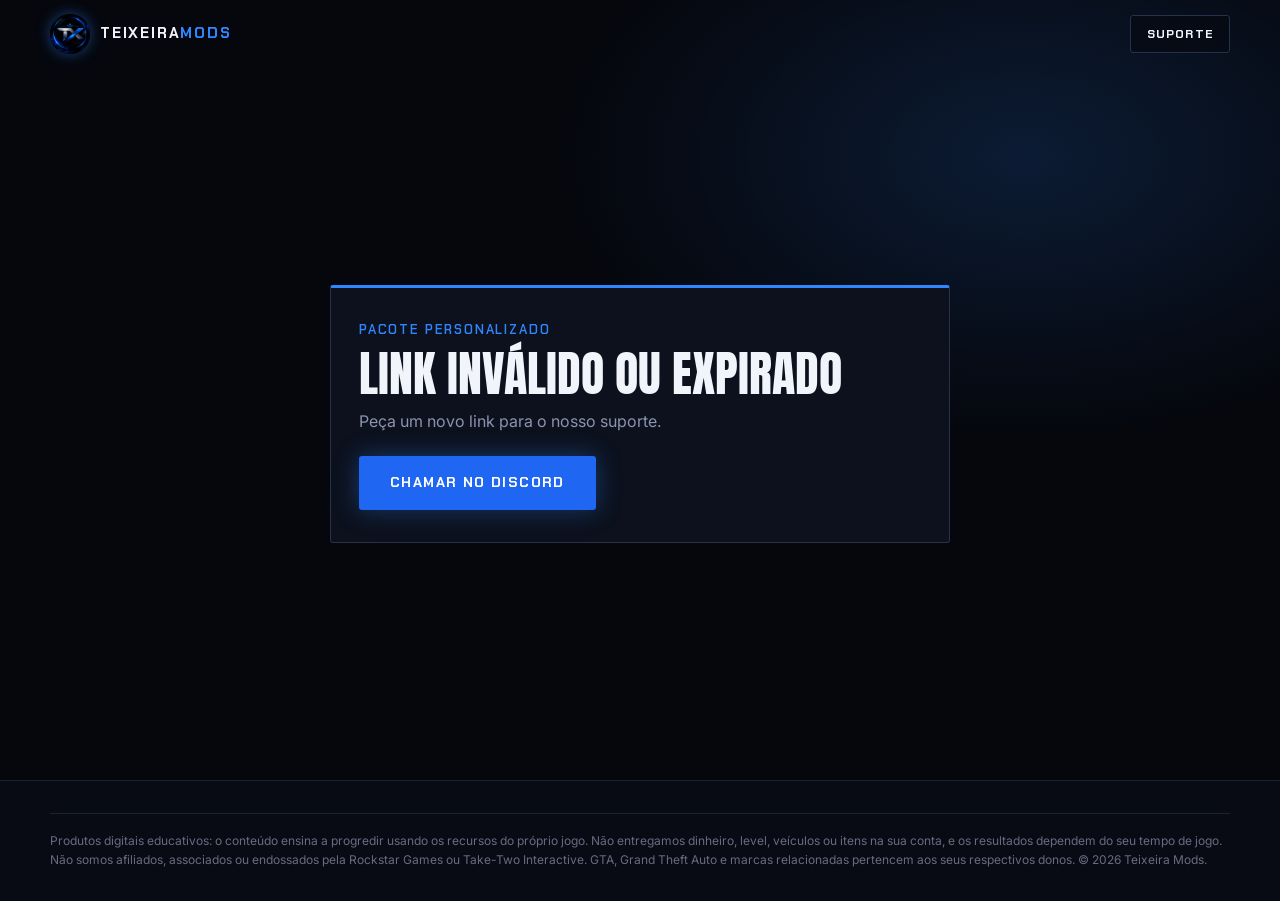
<file: public/pedido.html>
<!doctype html>
<html lang="pt-BR" class="no-js">
<head>
  <script>document.documentElement.className = "js";</script>
  <meta charset="utf-8" />
  <meta name="robots" content="noindex" />
  <meta name="viewport" content="width=device-width, initial-scale=1, viewport-fit=cover" />
  <title>Pacote personalizado — Teixeira Mods</title>
  <meta name="theme-color" content="#05070d" />
  <meta property="og:title" content="Pacote personalizado — Teixeira Mods" />
  <meta property="og:image" content="/assets/logo-512.png" />
  <link rel="icon" type="image/png" sizes="32x32" href="/assets/logo-32.png" />
  <link rel="apple-touch-icon" href="/assets/logo-192.png" />
  <link rel="preconnect" href="https://fonts.googleapis.com" />
  <link rel="preconnect" href="https://fonts.gstatic.com" crossorigin />
  <link href="https://fonts.googleapis.com/css2?family=Anton&family=Chakra+Petch:wght@500;600;700&family=Inter:wght@400;500;600;700&display=swap" rel="stylesheet" />
  <link rel="stylesheet" href="styles.css" />
</head>
<body>
  <!-- Página do pacote personalizado: /pedido?c=<link gerado no /admin>.
       O checkout (modais) é o mesmo de index.html: se mudar lá, copie aqui. -->
  <header class="nav" id="nav">
    <div class="container nav__inner">
      <a href="/" class="logo" aria-label="Teixeira Mods — início">
        <img class="logo__img" src="assets/logo-96.png" width="40" height="40" alt="" />
        <span class="logo__text">TEIXEIRA<b>MODS</b></span>
      </a>
      <a class="btn btn--sm btn--line js-discord nav__sup" href="#" target="_blank" rel="noopener">Suporte</a>
    </div>
  </header>

  <main>
    <section class="pedido" id="pedido">
      <div class="container pedido__inner">
        <div class="pedido__card" id="pedidoCard">
          <p class="label">Pacote personalizado</p>
          <h1 class="pedido__title" id="pedidoTitulo"></h1>
          <p class="pedido__desc" id="pedidoDesc"></p>
          <p class="pedido__inc">O que está incluso</p>
          <ul class="order__items" id="pedidoItens"></ul>
          <div class="pedido__foot">
            <p class="pedido__price" id="pedidoPreco"></p>
            <button type="button" class="btn btn--primary btn--lg" data-produto="personalizado">Pagar com Pix</button>
          </div>
          <p class="pedido__note">Guia digital em PDF. Nada é entregue na sua conta. Dúvidas? <a href="#" class="js-discord" target="_blank" rel="noopener">Suporte no Discord</a></p>
        </div>
        <div class="pedido__card pedido__card--erro" id="pedidoErro" hidden>
          <p class="label">Pacote personalizado</p>
          <h1 class="pedido__title">Link inválido ou expirado</h1>
          <p class="pedido__desc">Peça um novo link para o nosso suporte.</p>
          <a href="#" class="btn btn--primary btn--lg js-discord" target="_blank" rel="noopener">Chamar no Discord</a>
        </div>
      </div>
    </section>
  </main>

  <footer class="footer">
    <div class="container">
      <p class="footer__legal">Produtos digitais educativos: o conteúdo ensina a progredir usando os recursos do próprio jogo. Não entregamos dinheiro, level, veículos ou itens na sua conta, e os resultados dependem do seu tempo de jogo. Não somos afiliados, associados ou endossados pela Rockstar Games ou Take-Two Interactive. GTA, Grand Theft Auto e marcas relacionadas pertencem aos seus respectivos donos. © <span id="year"></span> Teixeira Mods.</p>
    </div>
  </footer>

  <!-- MODAL: PACOTE + CHECKOUT -->
  <div class="modal" id="orderModal" aria-hidden="true">
    <div class="modal__backdrop" data-close></div>
    <div class="modal__panel" role="dialog" aria-modal="true" aria-labelledby="orderTitle">
      <button class="modal__close" data-close aria-label="Fechar">×</button>

      <div class="order">
        <!-- lado esquerdo: o que vem no pacote -->
        <aside class="order__info" id="orderInfo">
          <p class="label" id="orderTier">—</p>
          <h3 id="orderTitle">—</h3>
          <p class="order__price" id="orderPrice"></p>
          <p class="order__desc" id="orderDesc"></p>
          <p class="order__note">Guia digital em PDF. Nada é entregue na sua conta.</p>
          <ul class="order__items" id="orderItems"></ul>
        </aside>

        <!-- lado direito: etapas de pagamento -->
        <div class="order__flow">
          <!-- 1. formulário -->
          <form class="pane is-active" data-pane="form" id="orderForm" novalidate>
            <p class="pane__title">Dados do pedido</p>
            <div class="field-row">
              <label class="field">
                <span>Plataforma</span>
                <select id="orderPlatform" required>
                  <option value="" disabled selected>Selecione</option>
                  <option>Steam</option><option>Epic Games</option><option>Rockstar Launcher</option>
                  <option>Xbox App (PC)</option><option>Xbox Series / One</option><option>PS4</option><option>PS5</option>
                </select>
              </label>
              <label class="field">
                <span>Seu nick</span>
                <input id="orderNick" type="text" maxlength="40" placeholder="Nick no jogo" autocomplete="off" required />
              </label>
            </div>
            <p class="field-group">Dados para o Pix</p>
            <label class="field">
              <span>Nome completo</span>
              <input id="orderName" type="text" maxlength="100" placeholder="Como no seu documento" autocomplete="name" required />
            </label>
            <div class="field-row">
              <label class="field">
                <span>E-mail</span>
                <input id="orderEmail" type="email" maxlength="120" placeholder="voce@email.com" autocomplete="email" inputmode="email" required />
              </label>
              <label class="field">
                <span>WhatsApp</span>
                <input id="orderPhone" type="tel" maxlength="15" placeholder="(11) 99999-9999" autocomplete="tel-national" inputmode="numeric" required />
              </label>
            </div>
            <label class="field">
              <span>CPF</span>
              <input id="orderCpf" type="text" maxlength="14" placeholder="000.000.000-00" inputmode="numeric" autocomplete="off" required />
            </label>
            <div class="field cupom">
              <span>Cupom de desconto</span>
              <div class="copy">
                <input id="orderCupom" type="text" maxlength="20" placeholder="Tem um cupom?" autocomplete="off" autocapitalize="characters" />
                <button type="button" class="btn btn--line" id="orderCupomBtn">Aplicar</button>
              </div>
              <p class="cupom__msg" id="orderCupomMsg" role="status"></p>
            </div>
            <label class="accept accept--addon">
              <input type="checkbox" id="orderAddon" />
              <span>Adicional <b id="orderAddonPrice"></b></span>
            </label>
            <label class="accept">
              <input type="checkbox" id="orderAccept" />
              <span>Li e aceito os <button type="button" class="link" id="openTerms">termos de compra</button>.</span>
            </label>
            <p class="form__error" id="formError" role="alert"></p>
            <button class="btn btn--primary btn--lg btn--block" id="orderSend" type="submit" disabled>Gerar pagamento</button>
          </form>

          <!-- 2. pix -->
          <div class="pane" data-pane="pix" aria-live="polite">
            <p class="pane__title">Pague com Pix</p>
            <div class="pix">
              <div class="pix__qr" id="pixQr"><span class="spinner" aria-hidden="true"></span></div>
              <div class="pix__side">
                <p class="pix__amount" id="pixAmount"></p>
                <ol class="pix__how">
                  <li>Abra o app do seu banco</li>
                  <li>Escolha pagar com Pix</li>
                  <li>Escaneie o QR Code ou cole o código</li>
                </ol>
              </div>
            </div>
            <label class="field">
              <span>Pix copia e cola</span>
              <div class="copy">
                <input id="pixCode" type="text" readonly />
                <button type="button" class="btn btn--primary" id="pixCopy">Copiar</button>
              </div>
            </label>
            <div class="pix__status"><span class="spinner spinner--sm" aria-hidden="true"></span><span id="pixStatus">Aguardando pagamento…</span><span class="pix__timer" id="pixTimer"></span></div>
          </div>

          <!-- erro / expirado -->
          <div class="pane" data-pane="error">
            <p class="pane__title" id="errorTitle">Não foi possível gerar o pagamento</p>
            <p class="paid__text" id="errorText">Tente novamente em instantes.</p>
            <button type="button" class="btn btn--line btn--block" id="retryBtn">Tentar de novo</button>
            <a href="#" class="btn btn--primary btn--block js-discord err__discord" target="_blank" rel="noopener">Chamar no Discord</a>
          </div>
        </div>
      </div>

      <!-- termos (sobrepõe a janela) -->
      <div class="termsbox" id="termsBox" role="dialog" aria-modal="true" aria-labelledby="termsTitle" hidden>
        <div class="termsbox__head">
          <p class="pane__title" id="termsTitle">Termos de compra</p>
          <button type="button" class="modal__close termsbox__close" id="closeTerms" aria-label="Fechar termos">×</button>
        </div>
        <div class="terms__body" tabindex="0">
          <h4>1. Objeto</h4>
          <p>A compra dá acesso a um guia digital em PDF sobre progressão e personalização no GTA Online, correspondente ao pacote escolhido. O guia ensina o próprio cliente a progredir usando apenas atividades, menus e recursos oficiais do jogo.</p>
          <p>Cada item listado no pacote (dinheiro, level, empresas, propriedades, carros, trajes, corrida etc.) corresponde a um capítulo do guia com a rota e o passo a passo de como juntar, comprar ou montar aquilo dentro do jogo.</p>
          <h4>2. O que não está incluído</h4>
          <p>Não entregamos dinheiro (GTA$), level/RP, veículos, roupas, propriedades, desbloqueios ou qualquer item na conta do cliente, e não acessamos nem operamos a conta. Valores como 30, 100, 200, 350 ou 500 milhões e levels citados nos pacotes são <b>metas de progressão</b> que o guia ajuda a buscar, não resultados garantidos.</p>
          <h4>3. Resultados</h4>
          <p>O tempo para atingir cada meta depende do tempo de jogo, do conteúdo liberado na conta, de eventos e bônus oficiais e de atualizações feitas pela desenvolvedora. Não há garantia de prazo ou de resultado.</p>
          <h4>4. Entrega</h4>
          <p>Após a confirmação do pagamento, o download do PDF é liberado no mesmo momento, na própria tela de compra. Em pacotes personalizados, o conteúdo é o descrito na página do pedido; quando o guia é preparado sob medida, ele é enviado pelo suporte no Discord.</p>
          <h4>5. Pagamento</h4>
          <p>O pagamento é feito por Pix, no valor apresentado no momento da compra, processado pela PagueZy. Pagamentos pendentes, cancelados ou expirados mantêm o download bloqueado.</p>
          <h4>6. Direito de arrependimento</h4>
          <p>Conforme o art. 49 do Código de Defesa do Consumidor, o cliente pode desistir da compra em até 7 dias a contar do pagamento, solicitando o reembolso pelo nosso suporte.</p>
          <h4>7. Dados pessoais</h4>
          <p>Nome, e-mail, telefone e CPF informados na compra são usados apenas para gerar e identificar o pagamento Pix e são compartilhados somente com o processador de pagamentos (PagueZy), conforme a LGPD. Nunca solicitamos senha, código de autenticação ou acesso à sua conta do jogo.</p>
          <h4>8. Uso pessoal</h4>
          <p>O guia é de uso pessoal do comprador. Não é permitido revender, redistribuir ou publicar o material.</p>
          <h4>9. Atualizações do jogo</h4>
          <p>Atualizações podem alterar menus, preços, atividades ou procedimentos, e algumas instruções podem exigir adaptação.</p>
          <h4>10. Marcas</h4>
          <p>Não temos vínculo com a Rockstar Games ou a Take-Two Interactive. GTA e marcas relacionadas pertencem aos seus respectivos donos.</p>
          <h4>11. Suporte</h4>
          <p>O suporte pelo Discord atende dúvidas sobre o pagamento, o download, o conteúdo do guia e pedidos de reembolso.</p>
          <h4>12. Adicional de suporte</h4>
          <p>O adicional de R$ 15,00 é opcional e pode ser marcado na tela de compra, somando-se ao valor do pacote. Ele dá direito a suporte individual pelo Discord para clientes que estão começando com uma conta do zero: orientação para criar a conta e o personagem e para aplicar o guia desde o início. O atendimento é feito por mensagens; não acessamos, operamos nem recebemos senha da conta do cliente. O adicional segue as mesmas regras de arrependimento e reembolso do item 6.</p>
        </div>
        <div class="termsbox__foot">
          <button type="button" class="btn btn--line" id="backTerms">Voltar</button>
          <button type="button" class="btn btn--primary" id="acceptTerms">Li e aceito</button>
        </div>
      </div>
    </div>
  </div>

  <!-- popup de download (abre quando o Pix é confirmado) -->
  <div class="modal modal--dl" id="dlModal" aria-hidden="true">
    <div class="modal__backdrop" data-close></div>
    <div class="modal__panel" role="dialog" aria-modal="true" aria-labelledby="dlTitle">
      <button class="modal__close" data-close aria-label="Fechar">×</button>
      <div class="paid">
        <span class="paid__icon" aria-hidden="true">
          <svg viewBox="0 0 24 24" fill="none" stroke="currentColor" stroke-width="2.6" stroke-linecap="square"><path d="M4.5 12.5l5 5L19.5 7"/></svg>
        </span>
        <p class="pane__title" id="dlTitle">Pagamento confirmado</p>
        <p class="label dl__produto" id="dlProduto"></p>
        <p class="paid__text" id="dlText">Seu arquivo está pronto para download.</p>
        <a class="btn btn--primary btn--lg btn--block" id="dlBtn" href="#" target="_blank" rel="noopener" download>Baixar arquivo</a>
        <a class="btn btn--primary btn--lg btn--block js-discord" id="dlSuporte" href="#" target="_blank" rel="noopener" hidden>Chamar no Discord</a>
        <p class="paid__hint">Dúvidas? <a href="#" class="js-discord" target="_blank" rel="noopener">Suporte no Discord</a></p>
      </div>
    </div>
  </div>

  <div class="toast" id="toast" role="status" aria-live="polite"></div>

  <script src="config.js"></script>
  <script src="pagamento.js"></script>
  <script src="script.js"></script>
</body>
</html>
</file>
<file: styles.css>
:root {
  --bg: #08080d;
  --bg-2: #0c0c13;
  --surface: #111119;
  --surface-2: #16161f;
  --line: #22222e;
  --line-2: #2e2e3c;
  --text: #f1f1f5;
  --muted: #8e8ea3;
  --money: #39ff88;
  --green: #39ff88;
  --blue: #3ba8ff;
  --orange: #ff9f2e;
  --red: #ff4d5e;
  --purple: #b26bff;
  --r: 3px;
  --ease: cubic-bezier(0.22, 1, 0.36, 1);
  --display: "Anton", Impact, "Arial Narrow", sans-serif;
  --tech: "Chakra Petch", "Inter", system-ui, sans-serif;
  --body: "Inter", system-ui, -apple-system, Segoe UI, Roboto, sans-serif;
  --gutter: 16px;
}

*, *::before, *::after { box-sizing: border-box; }
html { overflow-x: clip; scroll-behavior: smooth; -webkit-text-size-adjust: 100%; scroll-padding-top: 72px; }
html.is-locked { overflow: hidden; }
body { margin: 0; background: var(--bg); color: var(--text); font-family: var(--body); font-size: 16px; line-height: 1.55; overflow-x: hidden; -webkit-font-smoothing: antialiased; }
img { max-width: 100%; display: block; }
a { color: inherit; text-decoration: none; }
button { font: inherit; color: inherit; cursor: pointer; background: none; border: 0; padding: 0; }
:focus-visible { outline: 2px solid var(--money); outline-offset: 2px; }
::selection { background: var(--money); color: #000; }

.container { width: min(1180px, 100% - var(--gutter) * 2); margin-inline: auto; }

.label { margin: 0; font-family: var(--tech); font-size: 13px; font-weight: 600; letter-spacing: .14em; text-transform: uppercase; color: var(--money); }
.label i { font-style: normal; color: var(--muted); margin: 0 6px; }

/* ---------- buttons ---------- */
.btn {
  --bh: 46px;
  display: inline-flex; align-items: center; justify-content: center; gap: 10px;
  height: var(--bh); padding: 0 22px; border-radius: var(--r); border: 1px solid transparent;
  font-family: var(--tech); font-weight: 700; font-size: 14px; letter-spacing: .1em; text-transform: uppercase; white-space: nowrap;
  transition: background .2s, color .2s, border-color .2s, transform .2s var(--ease);
}
.btn--sm { --bh: 38px; padding: 0 16px; font-size: 12px; }
.btn--lg { --bh: 54px; padding: 0 30px; }
.btn--block { width: 100%; }
.btn--primary { background: var(--money); color: #03140a; }
.btn--primary:hover { background: #6bffa8; }
.btn--line { border-color: var(--line-2); color: var(--text); background: rgba(8,8,13,.5); }
.btn--line:hover { border-color: var(--money); color: var(--money); }
.btn:active { transform: translateY(1px); }
.btn:disabled { opacity: .35; cursor: not-allowed; }

/* ---------- nav ---------- */
.nav { position: fixed; inset: 0 0 auto 0; z-index: 50; transition: background .25s, border-color .25s; border-bottom: 1px solid transparent; }
.nav.is-scrolled { background: rgba(8,8,13,.9); backdrop-filter: blur(12px); border-color: var(--line); }
.nav__inner { display: flex; align-items: center; gap: 20px; height: 68px; }
.nav__links { display: flex; gap: 2px; margin-left: auto; }
.nav__links a { padding: 8px 12px; font-family: var(--tech); font-size: 13px; font-weight: 600; letter-spacing: .08em; text-transform: uppercase; color: var(--muted); border-bottom: 2px solid transparent; transition: color .2s, border-color .2s; }
.nav__links a:hover { color: var(--text); }
.nav__links a.is-active { color: var(--text); border-color: var(--money); }
.nav__burger { display: none; width: 42px; height: 42px; border: 1px solid var(--line-2); border-radius: var(--r); position: relative; }
.nav__burger span { position: absolute; left: 11px; right: 11px; height: 2px; background: var(--text); transition: transform .3s var(--ease); }
.nav__burger span:first-child { top: 16px; } .nav__burger span:last-child { top: 23px; }
.nav.is-open .nav__burger span:first-child { transform: translateY(3.5px) rotate(45deg); }
.nav.is-open .nav__burger span:last-child { transform: translateY(-3.5px) rotate(-45deg); }

.logo { display: inline-flex; align-items: center; gap: 10px; }
.logo__mark { display: grid; place-items: center; width: 36px; height: 36px; border: 2px solid var(--money); color: var(--money); font-family: var(--display); font-size: 16px; letter-spacing: .04em; }
.logo__text { font-family: var(--tech); font-weight: 700; font-size: 15px; letter-spacing: .12em; }
.logo__text b { color: var(--money); font-weight: 700; }

/* ---------- hero ---------- */
.hero { position: relative; min-height: 100svh; display: flex; flex-direction: column; justify-content: flex-end; padding: 110px 0 0; overflow: hidden; border-bottom: 1px solid var(--line); }
.hero__bg { position: absolute; inset: 0; z-index: -1; }
.hero__bg img { width: 100%; height: 100%; object-fit: cover; object-position: 65% 40%; transform: scale(1.08); filter: brightness(.5) saturate(1.1); }
.hero__bg::after { content: ""; position: absolute; inset: 0; background: linear-gradient(90deg, rgba(8,8,13,.96) 0%, rgba(8,8,13,.7) 50%, rgba(8,8,13,.25) 100%), linear-gradient(0deg, var(--bg) 0%, transparent 40%); }
.hero__inner { padding-bottom: 56px; }
.hero__title { font-family: var(--display); font-weight: 400; font-size: clamp(60px, 11vw, 150px); line-height: .88; text-transform: uppercase; margin: 18px 0 22px; letter-spacing: .005em; }
.money { color: var(--money); margin-left: .04em; }
.hero__sub { max-width: 520px; font-size: clamp(16px, 1.9vw, 18px); color: #bfc0cf; margin: 0 0 30px; }
.hero__sub b { color: var(--text); font-weight: 600; }
.hero__cta { display: flex; flex-wrap: wrap; gap: 10px; }
.hero__hud { position: absolute; top: 96px; right: max(var(--gutter), calc((100vw - 1180px) / 2)); text-align: right; font-family: var(--display); line-height: 1.02; text-shadow: 2px 2px 0 #000, -1px -1px 0 #000, 1px -1px 0 #000, -1px 1px 0 #000; }
.hud__cash, .hud__bank { display: block; color: var(--money); }
.hud__cash { font-size: 32px; }
.hud__bank { font-size: clamp(28px, 3.2vw, 42px); color: #b6f5cf; }

.stats { display: grid; grid-template-columns: repeat(4, 1fr); margin: 0; border: 1px solid var(--line); border-bottom: 0; background: rgba(12,12,19,.85); backdrop-filter: blur(8px); }
.stats div { padding: 18px 20px; border-right: 1px solid var(--line); }
.stats div:last-child { border-right: 0; }
.stats dt { font-family: var(--display); font-size: clamp(26px, 3vw, 34px); line-height: 1; letter-spacing: .02em; }
.stats dt small { font-family: var(--tech); font-size: 13px; font-weight: 700; color: var(--money); margin-left: 6px; letter-spacing: .1em; }
.stats dd { margin: 6px 0 0; font-size: 13px; color: var(--muted); }

/* ---------- platforms ---------- */
.platforms { border-bottom: 1px solid var(--line); background: var(--bg-2); }
.platforms__inner { display: flex; flex-wrap: wrap; justify-content: space-between; gap: 10px 24px; padding: 18px 0; }
.platforms span { font-family: var(--tech); font-size: 14px; font-weight: 600; letter-spacing: .16em; text-transform: uppercase; color: #6f6f86; }

/* ---------- sections ---------- */
.section { padding: clamp(64px, 9vw, 112px) 0; }
.section--alt { background: var(--bg-2); border-block: 1px solid var(--line); }
.shead { display: flex; align-items: flex-end; gap: 18px; margin: 0 0 32px; padding-bottom: 18px; border-bottom: 1px solid var(--line); }
.shead__idx { font-family: var(--tech); font-size: 14px; font-weight: 700; color: var(--money); letter-spacing: .1em; padding: 4px 8px; border: 1px solid rgba(57,255,136,.4); line-height: 1; margin-bottom: 8px; }
.shead h2 { font-family: var(--display); font-weight: 400; font-size: clamp(34px, 5vw, 56px); line-height: 1; text-transform: uppercase; margin: 0 0 6px; }
.shead p { margin: 0; color: var(--muted); font-size: 15px; }

/* ---------- tiles (pacotes) ---------- */
.tiles { display: grid; grid-template-columns: repeat(3, 1fr); gap: 1px; background: var(--line); border: 1px solid var(--line); }
.tile {
  --c: var(--money);
  position: relative; display: flex; flex-direction: column; justify-content: space-between; min-height: 300px;
  text-align: left; background: var(--surface); transition: background .25s;
}
.tile::before { content: ""; position: absolute; left: 0; top: 0; right: 0; height: 3px; background: var(--c); transform: scaleX(.18); transform-origin: left; transition: transform .45s var(--ease); }
.tile:hover { background: var(--surface-2); }
.tile:hover::before, .tile:focus-visible::before { transform: scaleX(1); }
.tile--green { --c: var(--green); } .tile--blue { --c: var(--blue); } .tile--orange { --c: var(--orange); }
.tile--red { --c: var(--red); } .tile--purple { --c: var(--purple); } .tile--custom { --c: #6f6f86; background: var(--bg-2); }
.tile__main { display: flex; flex-direction: column; padding: 26px 24px 20px; }
.tile__tier { display: flex; align-items: center; gap: 10px; font-family: var(--tech); font-size: 13px; font-weight: 700; letter-spacing: .14em; text-transform: uppercase; color: var(--c); }
.tile__tier em { font-style: normal; font-size: 11px; letter-spacing: .1em; color: #0a0a0f; background: var(--c); padding: 2px 7px; }
.tile__big { font-family: var(--display); font-size: clamp(56px, 6vw, 76px); line-height: 1; margin: 18px 0 6px; }
.tile__big small { font-family: var(--tech); font-size: 15px; font-weight: 700; letter-spacing: .1em; color: var(--muted); margin-left: 8px; vertical-align: .9em; }
.tile__big--txt { font-size: clamp(40px, 4.4vw, 54px); line-height: .95; text-transform: uppercase; }
.tile__sub { font-size: 14px; color: var(--muted); }
.tile__price { margin-top: 16px; font-family: var(--tech); font-size: 24px; font-weight: 700; letter-spacing: .02em; }
.tile__detail { display: block; }
.tile__list { display: none; }
.tile__cta { display: flex; align-items: center; justify-content: space-between; padding: 14px 24px; border-top: 1px solid var(--line); font-family: var(--tech); font-size: 13px; font-weight: 700; letter-spacing: .12em; text-transform: uppercase; color: var(--muted); transition: color .2s; }
.tile__cta svg { width: 18px; height: 18px; transition: transform .3s var(--ease); }
.tile:hover .tile__cta { color: var(--c); }
.tile:hover .tile__cta svg { transform: translateX(4px); }
.tile.is-featured { background: linear-gradient(180deg, color-mix(in srgb, var(--c) 9%, var(--surface)), var(--surface) 60%); }
.tile.is-featured::before { transform: scaleX(1); }
.tiles--3 .tile { min-height: 280px; }

/* ---------- steps ---------- */
.steps { list-style: none; margin: 0; padding: 0; display: grid; grid-template-columns: repeat(4, 1fr); gap: 1px; background: var(--line); border: 1px solid var(--line); }
.step { position: relative; padding: 26px 22px 28px; background: var(--surface); }
.step__n { font-family: var(--tech); font-size: 13px; font-weight: 700; letter-spacing: .1em; color: var(--money); }
.step h3 { margin: 22px 0 6px; font-family: var(--display); font-weight: 400; font-size: 28px; text-transform: uppercase; letter-spacing: .01em; }
.step p { margin: 0; color: var(--muted); font-size: 15px; }
.step::after { content: ""; position: absolute; left: 0; bottom: 0; height: 2px; width: 100%; background: var(--money); transform: scaleX(0); transform-origin: left; transition: transform .8s var(--ease) .15s; }
.step.is-in::after { transform: scaleX(1); }

/* ---------- gallery ---------- */
.filters { display: flex; gap: 6px; margin-bottom: 18px; overflow-x: auto; scrollbar-width: none; }
.filters::-webkit-scrollbar { display: none; }
.chip { flex: none; height: 36px; padding: 0 14px; border: 1px solid var(--line-2); border-radius: var(--r); font-family: var(--tech); font-size: 13px; font-weight: 600; letter-spacing: .08em; text-transform: uppercase; color: var(--muted); transition: all .2s; }
.chip small { color: #5d5d72; margin-left: 2px; }
.chip:hover { color: var(--text); }
.chip[aria-selected="true"] { background: var(--money); border-color: var(--money); color: #03140a; }
.chip[aria-selected="true"] small { color: #0c4a26; }
.gallery { display: grid; grid-template-columns: repeat(4, 1fr); gap: 8px; }
.shot { position: relative; aspect-ratio: 4 / 3; overflow: hidden; border-radius: var(--r); background: var(--surface); border: 1px solid var(--line); text-align: left; }
.shot img { width: 100%; height: 100%; object-fit: cover; transition: transform .6s var(--ease), filter .3s; filter: saturate(.9); }
.shot:hover img { transform: scale(1.05); filter: saturate(1.1); }
.shot__info { position: absolute; inset: auto 0 0 0; padding: 30px 10px 10px; background: linear-gradient(0deg, rgba(5,5,9,.95), transparent); display: grid; gap: 6px; }
.shot__title { font-family: var(--tech); font-size: 13px; font-weight: 700; letter-spacing: .04em; text-transform: uppercase; }
.shot__tags { display: flex; flex-wrap: wrap; gap: 4px; }
.shot.is-hidden { display: none; }
.tag { display: inline-flex; align-items: center; height: 22px; padding: 0 7px; font-family: var(--tech); font-size: 11px; font-weight: 700; letter-spacing: .06em; text-transform: uppercase; background: rgba(255,255,255,.1); }
.tag--money { background: rgba(57,255,136,.16); color: var(--money); }
.tag--plat { background: rgba(59,168,255,.16); color: #8fd0ff; }

/* ---------- reviews ---------- */
.reviews { display: grid; grid-template-columns: repeat(auto-fill, minmax(260px, 1fr)); gap: 1px; background: var(--line); border: 1px solid var(--line); }
.review { display: flex; flex-direction: column; padding: 22px; background: var(--surface); }
.review__top { display: flex; justify-content: space-between; align-items: center; }
.stars { color: #ffc93c; letter-spacing: 2px; font-size: 14px; }
.review__date { font-family: var(--tech); font-size: 12px; color: #6a6a80; letter-spacing: .06em; }
.review__text { margin: 14px 0 18px; font-size: 17px; font-weight: 500; flex: 1; }
.review__text.is-empty { color: var(--muted); font-weight: 400; font-size: 15px; }
.review__foot { display: flex; flex-wrap: wrap; justify-content: space-between; gap: 6px; padding-top: 14px; border-top: 1px solid var(--line); font-size: 13px; }
.review__user { font-weight: 600; }
.review__prod { color: var(--muted); }

/* ---------- cta ---------- */
.cta { padding: clamp(56px, 8vw, 96px) 0; background: linear-gradient(90deg, rgba(57,255,136,.08), transparent 60%); border-top: 1px solid var(--line); }
.cta__inner { display: flex; align-items: center; justify-content: space-between; gap: 24px; flex-wrap: wrap; }
.cta h2 { font-family: var(--display); font-weight: 400; font-size: clamp(34px, 5vw, 56px); line-height: 1; text-transform: uppercase; margin: 0 0 8px; }
.cta h2 span { color: var(--money); }
.cta p { margin: 0; color: var(--muted); }

/* ---------- footer ---------- */
.footer { border-top: 1px solid var(--line); padding: 32px 0 calc(32px + env(safe-area-inset-bottom)); background: var(--bg-2); }
.footer__inner { display: grid; grid-template-columns: auto 1fr; gap: 18px 32px; align-items: center; }
.footer__links { display: flex; flex-wrap: wrap; gap: 6px 22px; justify-self: end; font-family: var(--tech); font-size: 13px; font-weight: 600; letter-spacing: .08em; text-transform: uppercase; color: var(--muted); }
.footer__links a:hover { color: var(--money); }
.footer__legal { grid-column: 1 / -1; margin: 0; padding-top: 18px; border-top: 1px solid var(--line); font-size: 12px; color: #6a6a80; }

/* ---------- modal / checkout ---------- */
.modal, .lightbox { position: fixed; inset: 0; z-index: 100; display: grid; place-items: center; padding: 16px; visibility: hidden; opacity: 0; transition: opacity .3s var(--ease), visibility 0s .3s; }
.modal.is-open, .lightbox.is-open { visibility: visible; opacity: 1; transition: opacity .3s var(--ease); }
.modal__backdrop { position: absolute; inset: 0; background: rgba(3,3,6,.8); backdrop-filter: blur(4px); }
.modal__panel {
  --c: var(--money);
  position: relative; width: min(880px, 100%); max-height: calc(100svh - 32px); overflow: auto; overscroll-behavior: contain;
  background: var(--surface); border: 1px solid var(--line-2); border-top: 3px solid var(--c); border-radius: var(--r);
  transform: translateY(16px); transition: transform .4s var(--ease);
}
.modal[data-cor="blue"] .modal__panel { --c: var(--blue); } .modal[data-cor="orange"] .modal__panel { --c: var(--orange); }
.modal[data-cor="red"] .modal__panel { --c: var(--red); } .modal[data-cor="purple"] .modal__panel { --c: var(--purple); }
.modal.is-open .modal__panel { transform: none; }
.modal__close, .lightbox__close { position: absolute; top: 12px; right: 12px; z-index: 3; width: 38px; height: 38px; border: 1px solid var(--line-2); border-radius: var(--r); background: var(--surface); font-size: 22px; line-height: 1; }
.modal__close:hover, .lightbox__close:hover { border-color: var(--money); color: var(--money); }

.order { display: grid; grid-template-columns: 1fr 1.15fr; }
.order__info { padding: 30px 28px; background: var(--bg-2); border-right: 1px solid var(--line); }
.order__info .label { color: var(--c); }
.order__info h3 { font-family: var(--display); font-weight: 400; font-size: 40px; line-height: 1; text-transform: uppercase; margin: 10px 0 8px; }
.order__price { margin: 0 0 14px; font-family: var(--tech); font-size: 26px; font-weight: 700; color: var(--c); }
.order__desc { margin: 0 0 18px; font-size: 14px; color: var(--muted); }
.order__items { list-style: none; margin: 0; padding: 0; border-top: 1px solid var(--line); }
.order__items li { display: flex; align-items: center; gap: 10px; padding: 10px 0; border-bottom: 1px solid var(--line); font-size: 14px; font-weight: 500; }
.order__items li::before { content: ""; flex: none; width: 8px; height: 8px; background: var(--c); }
.order__flow { padding: 30px 28px; min-width: 0; }
.pane { display: none; }
.pane.is-active { display: block; animation: paneIn .35s var(--ease); }
@keyframes paneIn { from { opacity: 0; transform: translateY(6px); } }
.pane__title { margin: 0 0 18px; font-family: var(--tech); font-size: 15px; font-weight: 700; letter-spacing: .12em; text-transform: uppercase; }

.field { display: grid; gap: 6px; margin-bottom: 14px; font-family: var(--tech); font-size: 12px; font-weight: 600; letter-spacing: .1em; text-transform: uppercase; color: var(--muted); }
.field select, .field input { width: 100%; height: 48px; padding: 0 14px; border-radius: var(--r); border: 1px solid var(--line-2); background: var(--bg); color: var(--text); font-family: var(--body); font-size: 16px; letter-spacing: 0; text-transform: none; }
.field select:focus, .field input:focus { outline: none; border-color: var(--money); }
.link { display: inline; padding: 0; color: var(--money); font-weight: 600; text-decoration: underline; text-underline-offset: 3px; text-decoration-thickness: 1px; cursor: pointer; }
.link:hover { text-decoration-thickness: 2px; }

/* painel de termos sobre a janela de compra */
.modal__panel.has-terms { overflow: hidden; }
.termsbox { position: absolute; inset: 0; z-index: 5; display: flex; flex-direction: column; background: var(--surface); animation: paneIn .3s var(--ease); }
.termsbox[hidden] { display: none; }
.termsbox__head { display: flex; align-items: center; justify-content: space-between; padding: 20px 28px 16px; border-bottom: 1px solid var(--line); }
.termsbox__head .pane__title { margin: 0; }
.termsbox__close { position: static; }
.termsbox .terms__body { flex: 1; min-height: 0; overflow: auto; padding: 4px 28px 20px; font-size: 14px; line-height: 1.6; color: #b5b6c6; }
.termsbox__foot { display: flex; gap: 8px; justify-content: flex-end; padding: 14px 28px; border-top: 1px solid var(--line); background: var(--bg-2); }
.terms__body h4 { margin: 14px 0 4px; font-size: 13px; color: var(--text); }
.terms__body p { margin: 0; }
.accept { display: flex; gap: 10px; align-items: flex-start; margin: 0 0 14px; font-size: 13px; line-height: 1.45; color: #c8c9d6; cursor: pointer; }
.accept input { flex: none; width: 20px; height: 20px; margin: 1px 0 0; accent-color: var(--money); cursor: pointer; }
.form__error { margin: 0 0 10px; font-size: 13px; color: var(--red); }
.form__error:empty { display: none; }
.field-row { display: grid; grid-template-columns: 1fr 1fr; gap: 0 10px; }
.field-group { margin: 6px 0 12px; padding-top: 14px; border-top: 1px solid var(--line); font-family: var(--tech); font-size: 12px; font-weight: 700; letter-spacing: .12em; text-transform: uppercase; color: var(--c); }
.err__discord { margin-top: 8px; }

.pix { display: grid; grid-template-columns: auto 1fr; gap: 18px; align-items: center; margin-bottom: 16px; }
.pix__qr { display: grid; place-items: center; width: 200px; height: 200px; padding: 10px; background: #fff; border-radius: var(--r); }
.pix__qr img, .pix__qr canvas { width: 100% !important; height: 100% !important; }
.pix__noqr { color: #333; font-size: 13px; text-align: center; }
.pix__amount { margin: 0 0 10px; font-family: var(--display); font-size: 40px; line-height: 1; }
.pix__how { margin: 0; padding-left: 18px; font-size: 14px; color: var(--muted); display: grid; gap: 4px; }
.copy { display: flex; gap: 6px; }
.copy input { font-family: ui-monospace, Consolas, monospace !important; font-size: 13px !important; }
.copy .btn { height: 48px; flex: none; }
.pix__status { display: flex; align-items: center; gap: 10px; padding: 12px 14px; border: 1px solid var(--line-2); background: var(--bg); font-size: 14px; }
.pix__timer { margin-left: auto; font-family: var(--tech); font-weight: 700; color: var(--money); }
.spinner { width: 34px; height: 34px; border: 3px solid #ddd; border-top-color: #111; border-radius: 50%; animation: spin .8s linear infinite; }
.spinner--sm { width: 16px; height: 16px; border-width: 2px; border-color: var(--line-2); border-top-color: var(--money); }
@keyframes spin { to { transform: rotate(360deg); } }

.paid { text-align: center; padding: 10px 0; }
.paid__icon { display: inline-grid; place-items: center; width: 64px; height: 64px; margin-bottom: 16px; border: 2px solid var(--money); color: var(--money); animation: pop .5s var(--ease); }
.paid__icon svg { width: 34px; height: 34px; }
@keyframes pop { from { transform: scale(.6); opacity: 0; } }
.paid .pane__title { margin-bottom: 6px; }
.paid__text { margin: 0 0 22px; color: var(--muted); }
.paid__hint { margin: 14px 0 0; font-size: 13px; color: var(--muted); }
.paid__hint a { color: var(--money); }

/* ---------- lightbox ---------- */
.lightbox { background: rgba(3,3,6,.94); }
.lightbox figure { margin: 0; max-width: min(1200px, 100%); display: grid; gap: 12px; justify-items: center; }
.lightbox img { max-height: calc(100svh - 130px); width: auto; border: 1px solid var(--line-2); }
.lightbox figcaption { display: flex; flex-wrap: wrap; justify-content: center; gap: 6px; }
.lightbox__nav { position: absolute; top: 50%; transform: translateY(-50%); width: 48px; height: 48px; border: 1px solid var(--line-2); border-radius: var(--r); background: rgba(0,0,0,.5); font-size: 28px; line-height: 1; z-index: 2; }
.lightbox__nav:hover { border-color: var(--money); color: var(--money); }
.lightbox__prev { left: 16px; } .lightbox__next { right: 16px; }

/* ---------- toast ---------- */
.toast { position: fixed; left: 50%; bottom: calc(20px + env(safe-area-inset-bottom)); z-index: 200; transform: translate(-50%, 16px); opacity: 0; padding: 12px 18px; background: var(--money); color: #03140a; font-family: var(--tech); font-weight: 700; font-size: 13px; letter-spacing: .06em; text-transform: uppercase; transition: all .35s var(--ease); pointer-events: none; max-width: calc(100% - 32px); text-align: center; }
.toast.is-show { opacity: 1; transform: translate(-50%, 0); }

/* ---------- reveal ---------- */
.js .reveal { opacity: 0; transform: translateY(18px); transition: opacity .7s var(--ease), transform .7s var(--ease); transition-delay: var(--d, 0s); }
.js .reveal.is-in { opacity: 1; transform: none; }

/* =========================================================
   RESPONSIVO
   ========================================================= */
@media (max-width: 980px) {
  .tiles { grid-template-columns: repeat(2, 1fr); }
  .tiles--3 { grid-template-columns: repeat(3, 1fr); }
  .steps { grid-template-columns: repeat(2, 1fr); }
  .gallery { grid-template-columns: repeat(3, 1fr); }
  .stats { grid-template-columns: repeat(2, 1fr); }
  .stats div:nth-child(2) { border-right: 0; }
  .stats div:nth-child(-n+2) { border-bottom: 1px solid var(--line); }
}

@media (max-width: 860px) {
  .nav__links {
    position: fixed; inset: 68px 0 auto 0; flex-direction: column; gap: 0; padding: 8px var(--gutter) 16px;
    background: rgba(8,8,13,.98); border-bottom: 1px solid var(--line);
    opacity: 0; visibility: hidden; transform: translateY(-8px); transition: all .25s var(--ease);
  }
  .nav.is-open { background: rgba(8,8,13,.98); }
  .nav.is-open .nav__links { opacity: 1; visibility: visible; transform: none; }
  .nav__links a { padding: 14px 0; font-size: 15px; border-bottom: 1px solid var(--line); }
  .nav__links a.is-active { border-color: var(--line); color: var(--money); }
  .nav__inner > .btn { margin-left: auto; }
  .nav__burger { display: block; }
  .hero__hud { display: none; }

  /* checkout em folha inferior */
  .modal { padding: 0; place-items: end center; }
  .modal__panel { width: 100%; max-height: 94svh; border-left: 0; border-right: 0; border-bottom: 0; transform: translateY(40px); padding-bottom: env(safe-area-inset-bottom); }
  .order { grid-template-columns: 1fr; }
  .order__info { border-right: 0; border-bottom: 1px solid var(--line); padding: 24px var(--gutter) 18px; }
  .order__info h3 { font-size: 34px; padding-right: 44px; }
  .order__items { display: flex; flex-wrap: wrap; gap: 6px; border: 0; }
  .order__items li { padding: 5px 9px; border: 1px solid var(--line-2); font-size: 13px; }
  .order__items li::before { width: 6px; height: 6px; }
  .order__flow { padding: 22px var(--gutter) 24px; }
  .termsbox__head, .termsbox .terms__body, .termsbox__foot { padding-left: var(--gutter); padding-right: var(--gutter); }
  .termsbox__foot { padding-bottom: calc(14px + env(safe-area-inset-bottom)); }
  .termsbox__foot .btn { flex: 1; }
  .modal__panel.has-terms { height: 94svh; }
}

/* celular: pacotes 1 por linha — pacote à esquerda, descrição à direita */
@media (max-width: 640px) {
  .tiles, .tiles--3 { grid-template-columns: 1fr; }
  .tile, .tiles--3 .tile { display: grid; grid-template-columns: 44% 1fr; min-height: 0; }
  .tile::before { top: 0; bottom: 0; right: auto; width: 3px; height: auto; transform: none; }
  .tile__main { padding: 18px 12px 18px 18px; border-right: 1px solid var(--line); }
  .tile__tier { font-size: 11px; letter-spacing: .1em; flex-wrap: wrap; gap: 6px; }
  .tile__tier em { font-size: 9px; padding: 1px 5px; }
  .tile__big { font-size: 44px; margin: 10px 0 4px; }
  .tile__big small { font-size: 11px; margin-left: 4px; vertical-align: .7em; }
  .tile__big--txt { font-size: 30px; }
  .tile__sub { font-size: 12px; line-height: 1.35; }
  .tile__price { margin-top: 10px; font-size: 19px; }
  .tile__detail { display: flex; flex-direction: column; justify-content: space-between; padding: 16px 14px; }
  .tile__list { display: grid; gap: 5px; }
  .tile__list span { position: relative; padding-left: 12px; font-size: 13px; line-height: 1.3; color: #c9cad7; }
  .tile__list span::before { content: ""; position: absolute; left: 0; top: .5em; width: 5px; height: 5px; background: var(--c); }
  .tile__list .more { color: var(--muted); }
  .tile__list .more::before { background: var(--muted); }
  .tile__cta { padding: 12px 0 0; margin-top: 12px; border-top: 1px solid var(--line); font-size: 11px; color: var(--c); }

  .hero { padding-top: 92px; }
  .hero__inner { padding-bottom: 36px; }
  .hero__cta .btn { flex: 1 1 100%; }
  .stats div { padding: 14px 14px; }
  .stats dd { font-size: 12px; }
  .platforms__inner { justify-content: flex-start; gap: 8px 18px; }
  .platforms span { font-size: 12px; }
  .shead { gap: 12px; margin-bottom: 22px; }
  .shead__idx { font-size: 12px; margin-bottom: 6px; }
  .steps { grid-template-columns: 1fr 1fr; }
  .step { padding: 18px 14px 20px; }
  .step h3 { font-size: 22px; margin-top: 14px; }
  .step p { font-size: 13px; }
  .gallery { grid-template-columns: 1fr 1fr; gap: 6px; }
  .shot__info { padding: 22px 8px 8px; }
  .shot__title { font-size: 11px; }
  .shot__tags .tag:nth-child(n+3) { display: none; }
  .reviews { grid-template-columns: 1fr; }
  .cta__inner .btn { width: 100%; }
  .footer__inner { grid-template-columns: 1fr; }
  .footer__links { justify-self: start; }
  .logo__text { font-size: 13px; }
  .pix { grid-template-columns: 1fr; justify-items: center; text-align: center; }
  .field-row { grid-template-columns: 1fr; }
  .pix__how { text-align: left; }
  .lightbox__nav { top: auto; bottom: 16px; transform: none; }
}

@media (max-width: 360px) {
  .tile, .tiles--3 .tile { grid-template-columns: 1fr; }
  .tile__main { border-right: 0; border-bottom: 1px solid var(--line); }
}

@media (prefers-reduced-motion: reduce) {
  *, *::before, *::after { animation-duration: .001ms !important; animation-iteration-count: 1 !important; transition-duration: .001ms !important; scroll-behavior: auto !important; }
  .js .reveal { opacity: 1; transform: none; }
}
</file>
<file: public/styles.css>
:root {
  --bg: #05070d;
  --bg-2: #080b14;
  --surface: #0c111d;
  --surface-2: #111827;
  --line: #1a2234;
  --line-2: #26314a;
  --text: #f1f4fa;
  --muted: #8a94ad;
  --money: #2f86ff;      /* azul da logo (destaques) */
  --brand-strong: #1f66f2; /* fundo dos botões, contraste com texto branco */
  --on-brand: #ffffff;
  --green: #2f86ff;      /* cor "green" dos cards = azul da marca */
  --blue: #36d6ff;
  --orange: #ff9f2e;
  --red: #ff4d5e;
  --purple: #b26bff;
  --r: 3px;
  --ease: cubic-bezier(0.22, 1, 0.36, 1);
  --display: "Anton", Impact, "Arial Narrow", sans-serif;
  --tech: "Chakra Petch", "Inter", system-ui, sans-serif;
  --body: "Inter", system-ui, -apple-system, Segoe UI, Roboto, sans-serif;
  --gutter: 16px;
}

*, *::before, *::after { box-sizing: border-box; }
html { overflow-x: clip; scroll-behavior: smooth; -webkit-text-size-adjust: 100%; scroll-padding-top: 72px; }
html.is-locked { overflow: hidden; }
body { margin: 0; background: var(--bg); color: var(--text); font-family: var(--body); font-size: 16px; line-height: 1.55; overflow-x: hidden; -webkit-font-smoothing: antialiased; }
img { max-width: 100%; display: block; }
a { color: inherit; text-decoration: none; }
button { font: inherit; color: inherit; cursor: pointer; background: none; border: 0; padding: 0; }
:focus-visible { outline: 2px solid var(--money); outline-offset: 2px; }
::selection { background: var(--brand-strong); color: #fff; }

.container { width: min(1180px, 100% - var(--gutter) * 2); margin-inline: auto; }

.label { margin: 0; font-family: var(--tech); font-size: 13px; font-weight: 600; letter-spacing: .14em; text-transform: uppercase; color: var(--money); }
.label i { font-style: normal; color: var(--muted); margin: 0 6px; }

/* ---------- buttons ---------- */
.btn {
  --bh: 46px;
  display: inline-flex; align-items: center; justify-content: center; gap: 10px;
  height: var(--bh); padding: 0 22px; border-radius: var(--r); border: 1px solid transparent;
  font-family: var(--tech); font-weight: 700; font-size: 14px; letter-spacing: .1em; text-transform: uppercase; white-space: nowrap;
  transition: background .2s, color .2s, border-color .2s, transform .2s var(--ease);
}
.btn--sm { --bh: 38px; padding: 0 16px; font-size: 12px; }
.btn--lg { --bh: 54px; padding: 0 30px; }
.btn--block { width: 100%; }
.btn--primary { background: var(--brand-strong); color: var(--on-brand); box-shadow: 0 0 24px rgba(47,134,255,.35); }
.btn--primary:hover { background: var(--money); }
.btn--line { border-color: var(--line-2); color: var(--text); background: rgba(5,7,13,.5); }
.btn--line:hover { border-color: var(--money); color: var(--money); }
.btn:active { transform: translateY(1px); }
.btn:disabled { opacity: .35; cursor: not-allowed; }

/* ---------- pedido personalizado (/pedido?c=...) ---------- */
.pedido[hidden] { display: none; }
.nav__sup { margin-left: auto; }
.pedido { min-height: calc(100svh - 120px); display: grid; align-items: center; padding: 96px 0 48px; background: radial-gradient(ellipse 60% 60% at 80% 20%, rgba(47,134,255,.16), transparent 60%), var(--bg); }
.pedido__inner { display: grid; justify-items: center; }
.pedido__card { --c: var(--money); width: min(620px, 100%); padding: 32px 28px; background: var(--surface); border: 1px solid var(--line-2); border-top: 3px solid var(--money); border-radius: var(--r); }
.pedido__card[hidden] { display: none; }
.pedido__title { font-family: var(--display); font-weight: 400; font-size: clamp(34px, 6vw, 48px); line-height: 1.02; text-transform: uppercase; margin: 10px 0 10px; }
.pedido__desc { margin: 0 0 22px; color: var(--muted); }
.pedido__inc { margin: 0 0 6px; font-family: var(--tech); font-size: 12px; font-weight: 700; letter-spacing: .12em; text-transform: uppercase; color: var(--muted); }
.pedido__foot { display: flex; flex-wrap: wrap; align-items: center; justify-content: space-between; gap: 16px; margin-top: 24px; }
.pedido__price { margin: 0; font-family: var(--tech); font-size: 34px; font-weight: 700; color: var(--money); }
.pedido__note { margin: 18px 0 0; font-size: 12px; color: var(--muted); }
.pedido__note a { color: var(--money); }
@media (max-width: 520px) { .pedido__card { padding: 26px 18px; } .pedido__foot .btn { width: 100%; } }

/* ---------- nav ---------- */
.nav { position: fixed; inset: 0 0 auto 0; z-index: 50; transition: background .25s, border-color .25s; border-bottom: 1px solid transparent; }
.nav.is-scrolled { background: rgba(5,7,13,.9); backdrop-filter: blur(12px); border-color: var(--line); }
.nav__inner { display: flex; align-items: center; gap: 20px; height: 68px; }
.nav__links { display: flex; gap: 2px; margin-left: auto; }
.nav__links a { padding: 8px 12px; font-family: var(--tech); font-size: 13px; font-weight: 600; letter-spacing: .08em; text-transform: uppercase; color: var(--muted); border-bottom: 2px solid transparent; transition: color .2s, border-color .2s; }
.nav__links a:hover { color: var(--text); }
.nav__links a.is-active { color: var(--text); border-color: var(--money); }
.nav__burger { display: none; width: 42px; height: 42px; border: 1px solid var(--line-2); border-radius: var(--r); position: relative; }
.nav__burger span { position: absolute; left: 11px; right: 11px; height: 2px; background: var(--text); transition: transform .3s var(--ease); }
.nav__burger span:first-child { top: 16px; } .nav__burger span:last-child { top: 23px; }
.nav.is-open .nav__burger span:first-child { transform: translateY(3.5px) rotate(45deg); }
.nav.is-open .nav__burger span:last-child { transform: translateY(-3.5px) rotate(-45deg); }

.logo { display: inline-flex; align-items: center; gap: 10px; }
.logo__img { width: 40px; height: 40px; border-radius: 50%; box-shadow: 0 0 14px rgba(47,134,255,.45); }
.logo__text { font-family: var(--tech); font-weight: 700; font-size: 15px; letter-spacing: .12em; }
.logo__text b { color: var(--money); font-weight: 700; }

/* ---------- hero ---------- */
.hero { position: relative; min-height: 100svh; display: flex; flex-direction: column; justify-content: flex-end; padding: 110px 0 0; overflow: hidden; border-bottom: 1px solid var(--line); }
.hero__bg { position: absolute; inset: 0; z-index: -1; }
.hero__bg img { width: 100%; height: 100%; object-fit: cover; object-position: 60% 50%; transform: scale(1.08); filter: brightness(.42) saturate(1.15); }
.hero__bg--plain { background: radial-gradient(ellipse 60% 70% at 85% 30%, rgba(47,134,255,.14), transparent 60%), radial-gradient(ellipse 50% 60% at 10% 90%, rgba(178,107,255,.10), transparent 60%), linear-gradient(var(--line) 1px, transparent 1px) 0 0 / 64px 64px, linear-gradient(90deg, var(--line) 1px, transparent 1px) 0 0 / 64px 64px, var(--bg); }
.hero__bg::after { content: ""; position: absolute; inset: 0; background: linear-gradient(90deg, rgba(5,7,13,.96) 0%, rgba(5,7,13,.7) 50%, rgba(5,7,13,.25) 100%), linear-gradient(0deg, var(--bg) 0%, transparent 40%); }
.hero__inner { padding-bottom: 56px; }
.hero__title { font-family: var(--display); font-weight: 400; font-size: clamp(60px, 11vw, 150px); line-height: .88; text-transform: uppercase; margin: 18px 0 22px; letter-spacing: .005em; }
.money { color: var(--money); margin-left: .04em; }
.hero__sub { max-width: 520px; font-size: clamp(16px, 1.9vw, 18px); color: #bfc0cf; margin: 0 0 30px; }
.hero__sub b { color: var(--text); font-weight: 600; }
.hero__cta { display: flex; flex-wrap: wrap; gap: 10px; }
.hero__hud { position: absolute; top: 96px; right: max(var(--gutter), calc((100vw - 1180px) / 2)); text-align: right; font-family: var(--display); line-height: 1.02; text-shadow: 2px 2px 0 #000, -1px -1px 0 #000, 1px -1px 0 #000, -1px 1px 0 #000; }
.hud__cash, .hud__bank { display: block; color: var(--money); }
.hud__cash { font-size: 32px; }
.hud__bank { font-size: clamp(28px, 3.2vw, 42px); color: #b6f5cf; }

.stats { display: grid; grid-template-columns: repeat(4, 1fr); margin: 0; border: 1px solid var(--line); border-bottom: 0; background: rgba(12,17,29,.85); backdrop-filter: blur(8px); }
.stats div { padding: 18px 20px; border-right: 1px solid var(--line); }
.stats div:last-child { border-right: 0; }
.stats dt { font-family: var(--display); font-size: clamp(26px, 3vw, 34px); line-height: 1; letter-spacing: .02em; }
.stats dt small { font-family: var(--tech); font-size: 13px; font-weight: 700; color: var(--money); margin-left: 6px; letter-spacing: .1em; }
.stats dd { margin: 6px 0 0; font-size: 13px; color: var(--muted); }

/* ---------- platforms ---------- */
.platforms { border-bottom: 1px solid var(--line); background: var(--bg-2); }
.platforms__inner { display: flex; flex-wrap: wrap; justify-content: space-between; gap: 10px 24px; padding: 18px 0; }
.platforms span { font-family: var(--tech); font-size: 14px; font-weight: 600; letter-spacing: .16em; text-transform: uppercase; color: #6f6f86; }

/* ---------- sections ---------- */
.section { padding: clamp(64px, 9vw, 112px) 0; }
.section--alt { background: var(--bg-2); border-block: 1px solid var(--line); }
.shead { display: flex; align-items: flex-end; gap: 18px; margin: 0 0 32px; padding-bottom: 18px; border-bottom: 1px solid var(--line); }
.shead__idx { font-family: var(--tech); font-size: 14px; font-weight: 700; color: var(--money); letter-spacing: .1em; padding: 4px 8px; border: 1px solid rgba(47,134,255,.4); line-height: 1; margin-bottom: 8px; }
.shead h2 { font-family: var(--display); font-weight: 400; font-size: clamp(34px, 5vw, 56px); line-height: 1; text-transform: uppercase; margin: 0 0 6px; }
.shead p { margin: 0; color: var(--muted); font-size: 15px; }

/* ---------- tiles (pacotes) ---------- */
.tiles { display: grid; grid-template-columns: repeat(3, 1fr); gap: 1px; background: var(--line); border: 1px solid var(--line); }
.tile {
  --c: var(--money);
  position: relative; display: flex; flex-direction: column; justify-content: space-between; min-height: 300px;
  text-align: left; background: var(--surface); transition: background .25s;
}
.tile::before { content: ""; position: absolute; left: 0; top: 0; right: 0; height: 3px; background: var(--c); transform: scaleX(.18); transform-origin: left; transition: transform .45s var(--ease); }
.tile:hover { background: var(--surface-2); }
.tile:hover::before, .tile:focus-visible::before { transform: scaleX(1); }
.tile--green { --c: var(--green); } .tile--blue { --c: var(--blue); } .tile--orange { --c: var(--orange); }
.tile--red { --c: var(--red); } .tile--purple { --c: var(--purple); } .tile--custom { --c: #6f6f86; background: var(--bg-2); }
.tile__main { display: flex; flex-direction: column; padding: 26px 24px 20px; }
.tile__tier { display: flex; align-items: center; gap: 10px; font-family: var(--tech); font-size: 13px; font-weight: 700; letter-spacing: .14em; text-transform: uppercase; color: var(--c); }
.tile__tier em { font-style: normal; font-size: 11px; letter-spacing: .1em; color: #0a0a0f; background: var(--c); padding: 2px 7px; }
.tile__big { font-family: var(--display); font-size: clamp(56px, 6vw, 76px); line-height: 1; margin: 18px 0 6px; }
.tile__big small { font-family: var(--tech); font-size: 15px; font-weight: 700; letter-spacing: .1em; color: var(--muted); margin-left: 8px; vertical-align: .9em; }
.tile__big--txt { font-size: clamp(40px, 4.4vw, 54px); line-height: .95; text-transform: uppercase; }
.tile__sub { font-size: 14px; color: var(--muted); }
.tile__price { margin-top: 16px; font-family: var(--tech); font-size: 24px; font-weight: 700; letter-spacing: .02em; }
.tile__detail { display: block; }
.tile__list { display: none; }
.tile__cta { display: flex; align-items: center; justify-content: space-between; padding: 14px 24px; border-top: 1px solid var(--line); font-family: var(--tech); font-size: 13px; font-weight: 700; letter-spacing: .12em; text-transform: uppercase; color: var(--muted); transition: color .2s; }
.tile__cta svg { width: 18px; height: 18px; transition: transform .3s var(--ease); }
.tile:hover .tile__cta { color: var(--c); }
.tile:hover .tile__cta svg { transform: translateX(4px); }
.tile.is-featured { background: linear-gradient(180deg, color-mix(in srgb, var(--c) 9%, var(--surface)), var(--surface) 60%); }
.tile.is-featured::before { transform: scaleX(1); }
.tiles--3 .tile { min-height: 280px; }

/* ---------- steps ---------- */
.steps { list-style: none; margin: 0; padding: 0; display: grid; grid-template-columns: repeat(4, 1fr); gap: 1px; background: var(--line); border: 1px solid var(--line); }
.step { position: relative; padding: 26px 22px 28px; background: var(--surface); }
.step__n { font-family: var(--tech); font-size: 13px; font-weight: 700; letter-spacing: .1em; color: var(--money); }
.step h3 { margin: 22px 0 6px; font-family: var(--display); font-weight: 400; font-size: 28px; text-transform: uppercase; letter-spacing: .01em; }
.step p { margin: 0; color: var(--muted); font-size: 15px; }
.step::after { content: ""; position: absolute; left: 0; bottom: 0; height: 2px; width: 100%; background: var(--money); transform: scaleX(0); transform-origin: left; transition: transform .8s var(--ease) .15s; }
.step.is-in::after { transform: scaleX(1); }

/* ---------- gallery ---------- */
.filters { display: flex; gap: 6px; margin-bottom: 18px; overflow-x: auto; scrollbar-width: none; }
.filters::-webkit-scrollbar { display: none; }
.chip { flex: none; height: 36px; padding: 0 14px; border: 1px solid var(--line-2); border-radius: var(--r); font-family: var(--tech); font-size: 13px; font-weight: 600; letter-spacing: .08em; text-transform: uppercase; color: var(--muted); transition: all .2s; }
.chip small { color: #5d5d72; margin-left: 2px; }
.chip:hover { color: var(--text); }
.chip[aria-selected="true"] { background: var(--brand-strong); border-color: var(--brand-strong); color: var(--on-brand); }
.chip[aria-selected="true"] small { color: #0c4a26; }
.gallery { display: grid; grid-template-columns: repeat(4, 1fr); gap: 8px; }
.shot { position: relative; aspect-ratio: 4 / 3; overflow: hidden; border-radius: var(--r); background: var(--surface); border: 1px solid var(--line); text-align: left; }
.shot img { width: 100%; height: 100%; object-fit: cover; transition: transform .6s var(--ease), filter .3s; filter: saturate(.9); }
.shot:hover img { transform: scale(1.05); filter: saturate(1.1); }
.shot__info { position: absolute; inset: auto 0 0 0; padding: 30px 10px 10px; background: linear-gradient(0deg, rgba(3,5,10,.95), transparent); display: grid; gap: 6px; }
.shot__title { font-family: var(--tech); font-size: 13px; font-weight: 700; letter-spacing: .04em; text-transform: uppercase; }
.shot__tags { display: flex; flex-wrap: wrap; gap: 4px; }
.shot.is-hidden { display: none; }
.tag { display: inline-flex; align-items: center; height: 22px; padding: 0 7px; font-family: var(--tech); font-size: 11px; font-weight: 700; letter-spacing: .06em; text-transform: uppercase; background: rgba(255,255,255,.1); }
.tag--money { background: rgba(47,134,255,.16); color: var(--money); }
.tag--plat { background: rgba(54,214,255,.16); color: #8fe6ff; }

/* ---------- reviews ---------- */
.reviews { display: grid; grid-template-columns: repeat(auto-fill, minmax(260px, 1fr)); gap: 1px; background: var(--line); border: 1px solid var(--line); }
.review { display: flex; flex-direction: column; padding: 22px; background: var(--surface); }
.review__top { display: flex; justify-content: space-between; align-items: center; }
.stars { color: #ffc93c; letter-spacing: 2px; font-size: 14px; }
.review__date { font-family: var(--tech); font-size: 12px; color: #6a6a80; letter-spacing: .06em; }
.review__text { margin: 14px 0 18px; font-size: 17px; font-weight: 500; flex: 1; }
.review__text.is-empty { color: var(--muted); font-weight: 400; font-size: 15px; }
.review__foot { display: flex; flex-wrap: wrap; justify-content: space-between; gap: 6px; padding-top: 14px; border-top: 1px solid var(--line); font-size: 13px; }
.review__user { font-weight: 600; }
.review__prod { color: var(--muted); }

/* ---------- cta ---------- */
.cta { padding: clamp(56px, 8vw, 96px) 0; background: linear-gradient(90deg, rgba(47,134,255,.08), transparent 60%); border-top: 1px solid var(--line); }
.cta__inner { display: flex; align-items: center; justify-content: space-between; gap: 24px; flex-wrap: wrap; }
.cta h2 { font-family: var(--display); font-weight: 400; font-size: clamp(34px, 5vw, 56px); line-height: 1; text-transform: uppercase; margin: 0 0 8px; }
.cta h2 span { color: var(--money); }
.cta p { margin: 0; color: var(--muted); }

/* ---------- footer ---------- */
.footer { border-top: 1px solid var(--line); padding: 32px 0 calc(32px + env(safe-area-inset-bottom)); background: var(--bg-2); }
.footer__inner { display: grid; grid-template-columns: auto 1fr; gap: 18px 32px; align-items: center; }
.footer__links { display: flex; flex-wrap: wrap; gap: 6px 22px; justify-self: end; font-family: var(--tech); font-size: 13px; font-weight: 600; letter-spacing: .08em; text-transform: uppercase; color: var(--muted); }
.footer__links a:hover { color: var(--money); }
.footer__legal { grid-column: 1 / -1; margin: 0; padding-top: 18px; border-top: 1px solid var(--line); font-size: 12px; color: #6a6a80; }

/* ---------- modal / checkout ---------- */
.modal, .lightbox { position: fixed; inset: 0; z-index: 100; display: grid; place-items: center; padding: 16px; visibility: hidden; opacity: 0; transition: opacity .3s var(--ease), visibility 0s .3s; }
.modal.is-open, .lightbox.is-open { visibility: visible; opacity: 1; transition: opacity .3s var(--ease); }
.modal__backdrop { position: absolute; inset: 0; background: rgba(2,3,8,.8); backdrop-filter: blur(4px); }
.modal__panel {
  --c: var(--money);
  position: relative; width: min(880px, 100%); max-height: calc(100svh - 32px); overflow: auto; overscroll-behavior: contain;
  background: var(--surface); border: 1px solid var(--line-2); border-top: 3px solid var(--c); border-radius: var(--r);
  transform: translateY(16px); transition: transform .4s var(--ease);
}
.modal[data-cor="blue"] .modal__panel { --c: var(--blue); } .modal[data-cor="orange"] .modal__panel { --c: var(--orange); }
.modal[data-cor="red"] .modal__panel { --c: var(--red); } .modal[data-cor="purple"] .modal__panel { --c: var(--purple); }
.modal.is-open .modal__panel { transform: none; }
.modal__close, .lightbox__close { position: absolute; top: 12px; right: 12px; z-index: 3; width: 38px; height: 38px; border: 1px solid var(--line-2); border-radius: var(--r); background: var(--surface); font-size: 22px; line-height: 1; }
.modal__close:hover, .lightbox__close:hover { border-color: var(--money); color: var(--money); }

.order { display: grid; grid-template-columns: 1fr 1.15fr; }
.order__info { padding: 30px 28px; background: var(--bg-2); border-right: 1px solid var(--line); }
.order__info .label { color: var(--c); }
.order__info h3 { font-family: var(--display); font-weight: 400; font-size: 40px; line-height: 1; text-transform: uppercase; margin: 10px 0 8px; }
.order__price { margin: 0 0 14px; font-family: var(--tech); font-size: 26px; font-weight: 700; color: var(--c); }
.order__note { margin: -12px 0 18px; font-size: 12px; color: var(--muted); opacity: .8; }
.order__desc { margin: 0 0 18px; font-size: 14px; color: var(--muted); }
.order__items { list-style: none; margin: 0; padding: 0; border-top: 1px solid var(--line); }
.order__items li { display: flex; align-items: center; gap: 10px; padding: 10px 0; border-bottom: 1px solid var(--line); font-size: 14px; font-weight: 500; }
.order__items li::before { content: ""; flex: none; width: 8px; height: 8px; background: var(--c); }
.order__flow { padding: 30px 28px; min-width: 0; }
.pane { display: none; }
.pane.is-active { display: block; animation: paneIn .35s var(--ease); }
@keyframes paneIn { from { opacity: 0; transform: translateY(6px); } }
.pane__title { margin: 0 0 18px; font-family: var(--tech); font-size: 15px; font-weight: 700; letter-spacing: .12em; text-transform: uppercase; }

.field { display: grid; gap: 6px; margin-bottom: 14px; font-family: var(--tech); font-size: 12px; font-weight: 600; letter-spacing: .1em; text-transform: uppercase; color: var(--muted); }
.field select, .field input { width: 100%; height: 48px; padding: 0 14px; border-radius: var(--r); border: 1px solid var(--line-2); background: var(--bg); color: var(--text); font-family: var(--body); font-size: 16px; letter-spacing: 0; text-transform: none; }
.field select:focus, .field input:focus { outline: none; border-color: var(--money); }
.link { display: inline; padding: 0; color: var(--money); font-weight: 600; text-decoration: underline; text-underline-offset: 3px; text-decoration-thickness: 1px; cursor: pointer; }
.link:hover { text-decoration-thickness: 2px; }

/* painel de termos sobre a janela de compra */
.modal__panel.has-terms { overflow: hidden; }
.termsbox { position: absolute; inset: 0; z-index: 5; display: flex; flex-direction: column; background: var(--surface); animation: paneIn .3s var(--ease); }
.termsbox[hidden] { display: none; }
.termsbox__head { display: flex; align-items: center; justify-content: space-between; padding: 20px 28px 16px; border-bottom: 1px solid var(--line); }
.termsbox__head .pane__title { margin: 0; }
.termsbox__close { position: static; }
.termsbox .terms__body { flex: 1; min-height: 0; overflow: auto; padding: 4px 28px 20px; font-size: 14px; line-height: 1.6; color: #b5b6c6; }
.termsbox__foot { display: flex; gap: 8px; justify-content: flex-end; padding: 14px 28px; border-top: 1px solid var(--line); background: var(--bg-2); }
.terms__body h4 { margin: 14px 0 4px; font-size: 13px; color: var(--text); }
.terms__body p { margin: 0; }
.accept { display: flex; gap: 10px; align-items: flex-start; margin: 0 0 14px; font-size: 13px; line-height: 1.45; color: #c8c9d6; cursor: pointer; }
.cupom { margin-bottom: 10px; }
.cupom .copy input { text-transform: uppercase; }
.cupom__msg { min-height: 18px; margin: 0; font-family: var(--body); font-size: 13px; letter-spacing: 0; text-transform: none; font-weight: 500; }
.cupom__msg.is-ok { color: var(--money); }
.cupom__msg.is-err { color: var(--red); }
.order__price s { margin-right: 8px; font-size: .65em; color: var(--muted); font-weight: 500; }
.accept--addon b { color: var(--c); }
.accept input { flex: none; width: 20px; height: 20px; margin: 1px 0 0; accent-color: var(--money); cursor: pointer; }
.form__error { margin: 0 0 10px; font-size: 13px; color: var(--red); }
.form__error:empty { display: none; }
.field-row { display: grid; grid-template-columns: 1fr 1fr; gap: 0 10px; }
.field-group { margin: 6px 0 12px; padding-top: 14px; border-top: 1px solid var(--line); font-family: var(--tech); font-size: 12px; font-weight: 700; letter-spacing: .12em; text-transform: uppercase; color: var(--c); }
.err__discord { margin-top: 8px; }

.pix { display: grid; grid-template-columns: auto 1fr; gap: 18px; align-items: center; margin-bottom: 16px; }
.pix__qr { display: grid; place-items: center; width: 200px; height: 200px; padding: 10px; background: #fff; border-radius: var(--r); }
.pix__qr img, .pix__qr canvas { width: 100% !important; height: 100% !important; }
.pix__noqr { color: #333; font-size: 13px; text-align: center; }
.pix__amount { margin: 0 0 10px; font-family: var(--display); font-size: 40px; line-height: 1; }
.pix__how { margin: 0; padding-left: 18px; font-size: 14px; color: var(--muted); display: grid; gap: 4px; }
.copy { display: flex; gap: 6px; }
.copy input { font-family: ui-monospace, Consolas, monospace !important; font-size: 13px !important; }
.copy .btn { height: 48px; flex: none; }
.pix__status { display: flex; align-items: center; gap: 10px; padding: 12px 14px; border: 1px solid var(--line-2); background: var(--bg); font-size: 14px; }
.pix__timer { margin-left: auto; font-family: var(--tech); font-weight: 700; color: var(--money); }
.spinner { width: 34px; height: 34px; border: 3px solid #ddd; border-top-color: #111; border-radius: 50%; animation: spin .8s linear infinite; }
.spinner--sm { width: 16px; height: 16px; border-width: 2px; border-color: var(--line-2); border-top-color: var(--money); }
@keyframes spin { to { transform: rotate(360deg); } }

.paid { text-align: center; padding: 10px 0; }
.paid__icon { display: inline-grid; place-items: center; width: 64px; height: 64px; margin-bottom: 16px; border: 2px solid var(--money); color: var(--money); animation: pop .5s var(--ease); }
.paid__icon svg { width: 34px; height: 34px; }
@keyframes pop { from { transform: scale(.6); opacity: 0; } }
.paid .pane__title { margin-bottom: 6px; }
.paid__text { margin: 0 0 22px; color: var(--muted); }
.paid__hint { margin: 14px 0 0; font-size: 13px; color: var(--muted); }
.paid__hint a { color: var(--money); }
.modal--dl .modal__panel { width: min(440px, 100%); }
.modal--dl .paid { padding: 40px 28px 30px; }
.dl__produto { margin: 0 0 10px; color: var(--c); }

/* ---------- lightbox ---------- */
.lightbox { background: rgba(2,3,8,.94); }
.lightbox figure { margin: 0; max-width: min(1200px, 100%); display: grid; gap: 12px; justify-items: center; }
.lightbox img { max-height: calc(100svh - 130px); width: auto; border: 1px solid var(--line-2); }
.lightbox figcaption { display: flex; flex-wrap: wrap; justify-content: center; gap: 6px; }
.lightbox__nav { position: absolute; top: 50%; transform: translateY(-50%); width: 48px; height: 48px; border: 1px solid var(--line-2); border-radius: var(--r); background: rgba(0,0,0,.5); font-size: 28px; line-height: 1; z-index: 2; }
.lightbox__nav:hover { border-color: var(--money); color: var(--money); }
.lightbox__prev { left: 16px; } .lightbox__next { right: 16px; }

/* ---------- toast ---------- */
.toast { position: fixed; left: 50%; bottom: calc(20px + env(safe-area-inset-bottom)); z-index: 200; transform: translate(-50%, 16px); opacity: 0; padding: 12px 18px; background: var(--brand-strong); color: var(--on-brand); font-family: var(--tech); font-weight: 700; font-size: 13px; letter-spacing: .06em; text-transform: uppercase; transition: all .35s var(--ease); pointer-events: none; max-width: calc(100% - 32px); text-align: center; }
.toast.is-show { opacity: 1; transform: translate(-50%, 0); }

/* ---------- reveal ---------- */
.js .reveal { opacity: 0; transform: translateY(18px); transition: opacity .7s var(--ease), transform .7s var(--ease); transition-delay: var(--d, 0s); }
.js .reveal.is-in { opacity: 1; transform: none; }

/* =========================================================
   RESPONSIVO
   ========================================================= */
@media (max-width: 980px) {
  .tiles { grid-template-columns: repeat(2, 1fr); }
  .tiles--3 { grid-template-columns: repeat(3, 1fr); }
  .steps { grid-template-columns: repeat(2, 1fr); }
  .gallery { grid-template-columns: repeat(3, 1fr); }
  .stats { grid-template-columns: repeat(2, 1fr); }
  .stats div:nth-child(2) { border-right: 0; }
  .stats div:nth-child(-n+2) { border-bottom: 1px solid var(--line); }
}

@media (max-width: 860px) {
  .nav__links {
    position: fixed; inset: 68px 0 auto 0; flex-direction: column; gap: 0; padding: 8px var(--gutter) 16px;
    background: rgba(5,7,13,.98); border-bottom: 1px solid var(--line);
    opacity: 0; visibility: hidden; transform: translateY(-8px); transition: all .25s var(--ease);
  }
  .nav.is-open { background: rgba(5,7,13,.98); }
  .nav.is-open .nav__links { opacity: 1; visibility: visible; transform: none; }
  .nav__links a { padding: 14px 0; font-size: 15px; border-bottom: 1px solid var(--line); }
  .nav__links a.is-active { border-color: var(--line); color: var(--money); }
  .nav__inner > .btn { margin-left: auto; }
  .nav__burger { display: block; }
  .hero__hud { display: none; }

  /* checkout em folha inferior */
  .modal { padding: 0; place-items: end center; }
  .modal__panel { width: 100%; max-height: 94svh; border-left: 0; border-right: 0; border-bottom: 0; transform: translateY(40px); padding-bottom: env(safe-area-inset-bottom); }
  .order { grid-template-columns: 1fr; }
  .order__info { border-right: 0; border-bottom: 1px solid var(--line); padding: 24px var(--gutter) 18px; }
  .order__info h3 { font-size: 34px; padding-right: 44px; }
  .order__items { display: flex; flex-wrap: wrap; gap: 6px; border: 0; }
  .order__items li { padding: 5px 9px; border: 1px solid var(--line-2); font-size: 13px; }
  .order__items li::before { width: 6px; height: 6px; }
  .order__flow { padding: 22px var(--gutter) 24px; }
  .termsbox__head, .termsbox .terms__body, .termsbox__foot { padding-left: var(--gutter); padding-right: var(--gutter); }
  .termsbox__foot { padding-bottom: calc(14px + env(safe-area-inset-bottom)); }
  .termsbox__foot .btn { flex: 1; }
  .modal__panel.has-terms { height: 94svh; }
}

/* celular: pacotes 1 por linha — pacote à esquerda, descrição à direita */
@media (max-width: 640px) {
  .tiles, .tiles--3 { grid-template-columns: 1fr; }
  .tile, .tiles--3 .tile { display: grid; grid-template-columns: 44% 1fr; min-height: 0; }
  .tile::before { top: 0; bottom: 0; right: auto; width: 3px; height: auto; transform: none; }
  .tile__main { padding: 18px 12px 18px 18px; border-right: 1px solid var(--line); }
  .tile__tier { font-size: 11px; letter-spacing: .1em; flex-wrap: wrap; gap: 6px; }
  .tile__tier em { font-size: 9px; padding: 1px 5px; }
  .tile__big { font-size: 44px; margin: 10px 0 4px; }
  .tile__big small { font-size: 11px; margin-left: 4px; vertical-align: .7em; }
  .tile__big--txt { font-size: 30px; }
  .tile__sub { font-size: 12px; line-height: 1.35; }
  .tile__price { margin-top: 10px; font-size: 19px; }
  .tile__detail { display: flex; flex-direction: column; justify-content: space-between; padding: 16px 14px; }
  .tile__list { display: grid; gap: 5px; }
  .tile__list span { position: relative; padding-left: 12px; font-size: 13px; line-height: 1.3; color: #c9cad7; }
  .tile__list span::before { content: ""; position: absolute; left: 0; top: .5em; width: 5px; height: 5px; background: var(--c); }
  .tile__list .more { color: var(--muted); }
  .tile__list .more::before { background: var(--muted); }
  .tile__cta { padding: 12px 0 0; margin-top: 12px; border-top: 1px solid var(--line); font-size: 11px; color: var(--c); }

  .hero { padding-top: 92px; }
  .hero__inner { padding-bottom: 36px; }
  .hero__cta .btn { flex: 1 1 100%; }
  .stats div { padding: 14px 14px; }
  .stats dd { font-size: 12px; }
  .platforms__inner { justify-content: flex-start; gap: 8px 18px; }
  .platforms span { font-size: 12px; }
  .shead { gap: 12px; margin-bottom: 22px; }
  .shead__idx { font-size: 12px; margin-bottom: 6px; }
  .steps { grid-template-columns: 1fr 1fr; }
  .step { padding: 18px 14px 20px; }
  .step h3 { font-size: 22px; margin-top: 14px; }
  .step p { font-size: 13px; }
  .gallery { grid-template-columns: 1fr 1fr; gap: 6px; }
  .shot__info { padding: 22px 8px 8px; }
  .shot__title { font-size: 11px; }
  .shot__tags .tag:nth-child(n+3) { display: none; }
  .reviews { grid-template-columns: 1fr; }
  .cta__inner .btn { width: 100%; }
  .footer__inner { grid-template-columns: 1fr; }
  .footer__links { justify-self: start; }
  .logo__text { font-size: 13px; }
  .pix { grid-template-columns: 1fr; justify-items: center; text-align: center; }
  .field-row { grid-template-columns: 1fr; }
  .pix__how { text-align: left; }
  .lightbox__nav { top: auto; bottom: 16px; transform: none; }
}

@media (max-width: 360px) {
  .tile, .tiles--3 .tile { grid-template-columns: 1fr; }
  .tile__main { border-right: 0; border-bottom: 1px solid var(--line); }
}

@media (prefers-reduced-motion: reduce) {
  *, *::before, *::after { animation-duration: .001ms !important; animation-iteration-count: 1 !important; transition-duration: .001ms !important; scroll-behavior: auto !important; }
  .js .reveal { opacity: 1; transform: none; }
}
</file>
